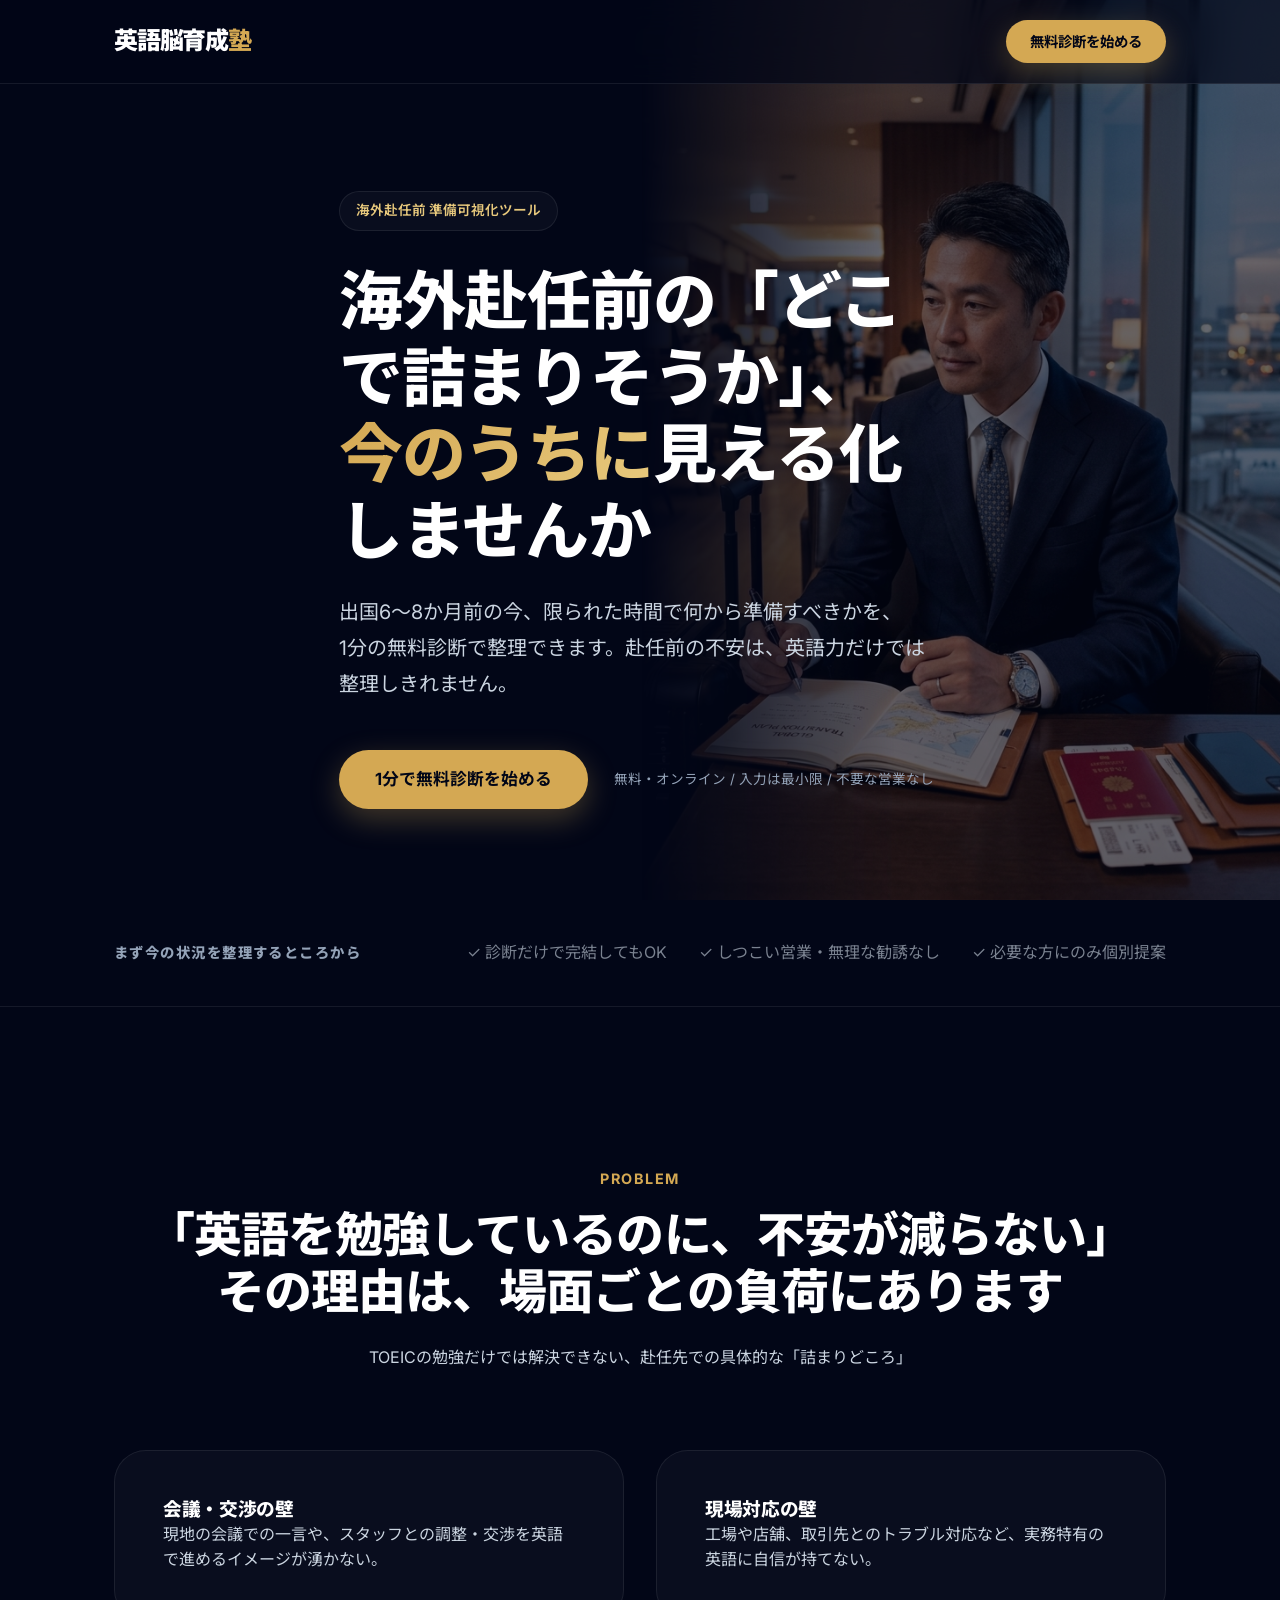
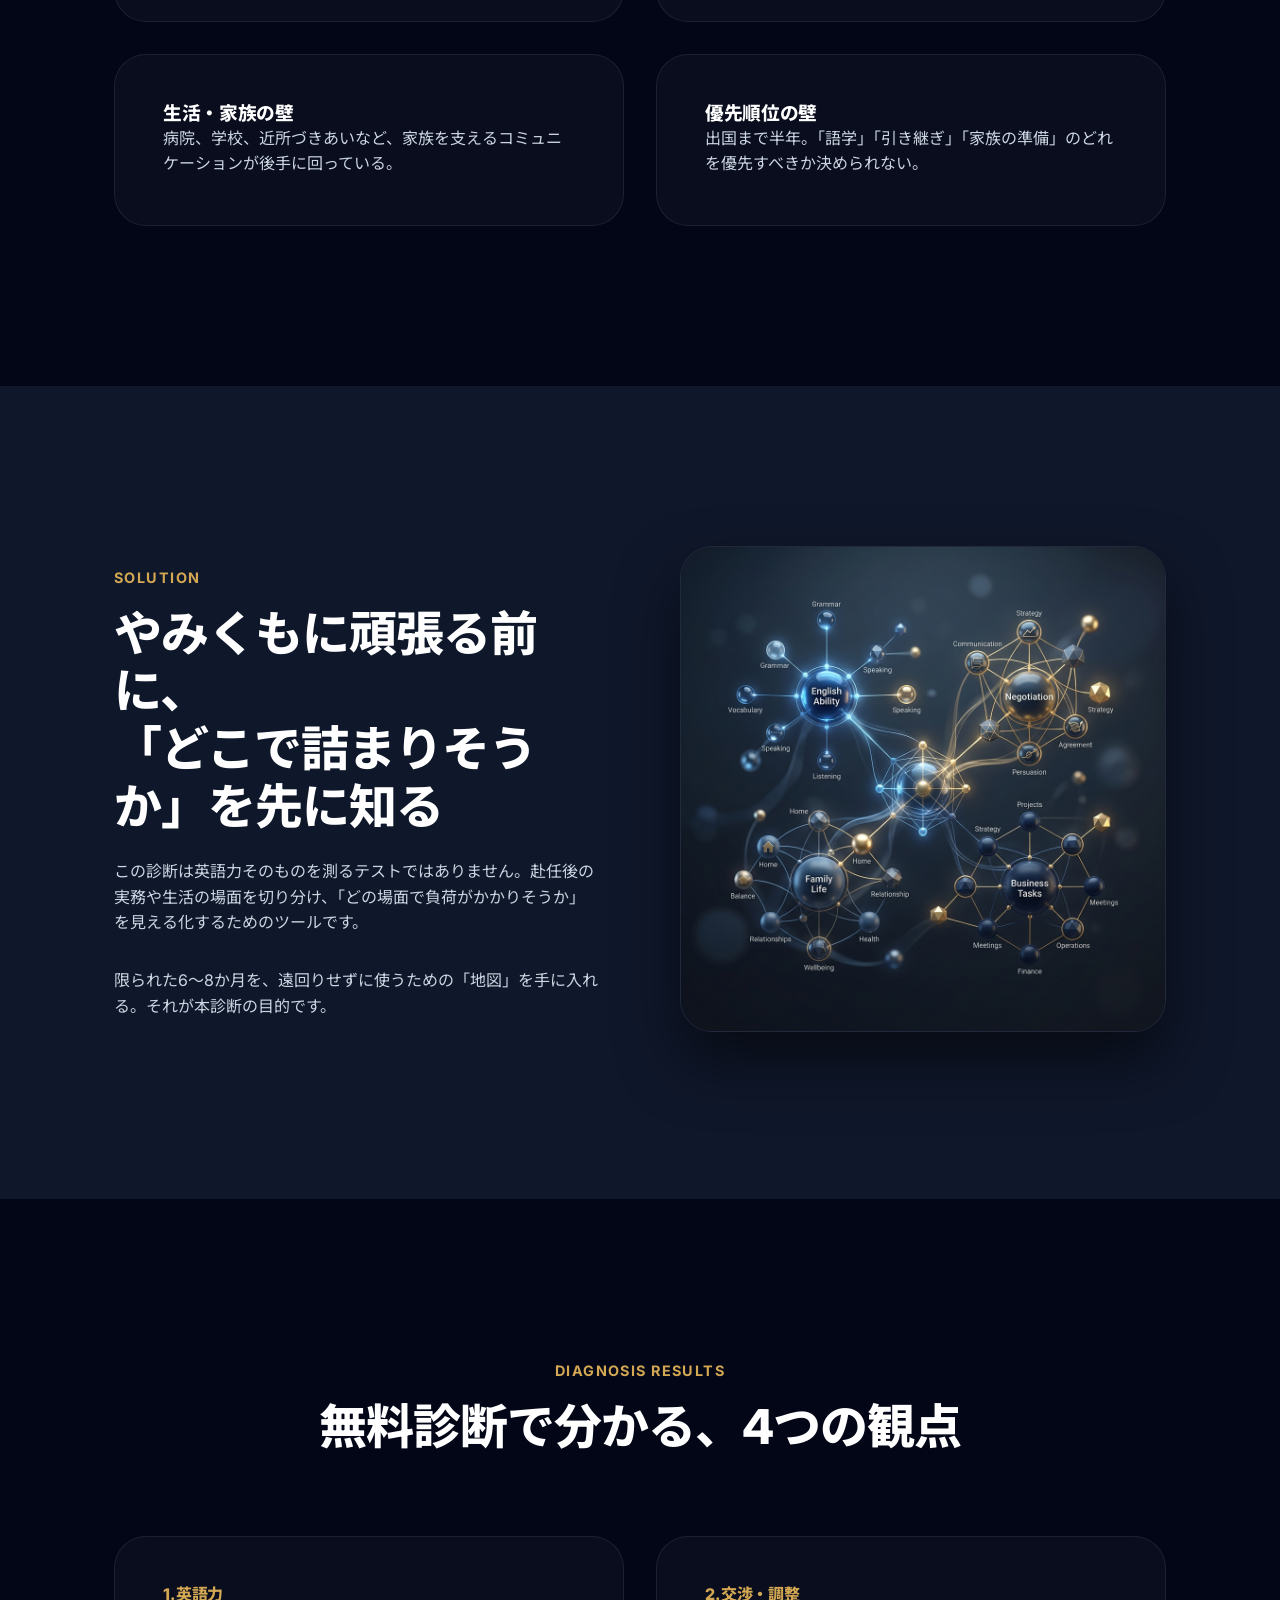
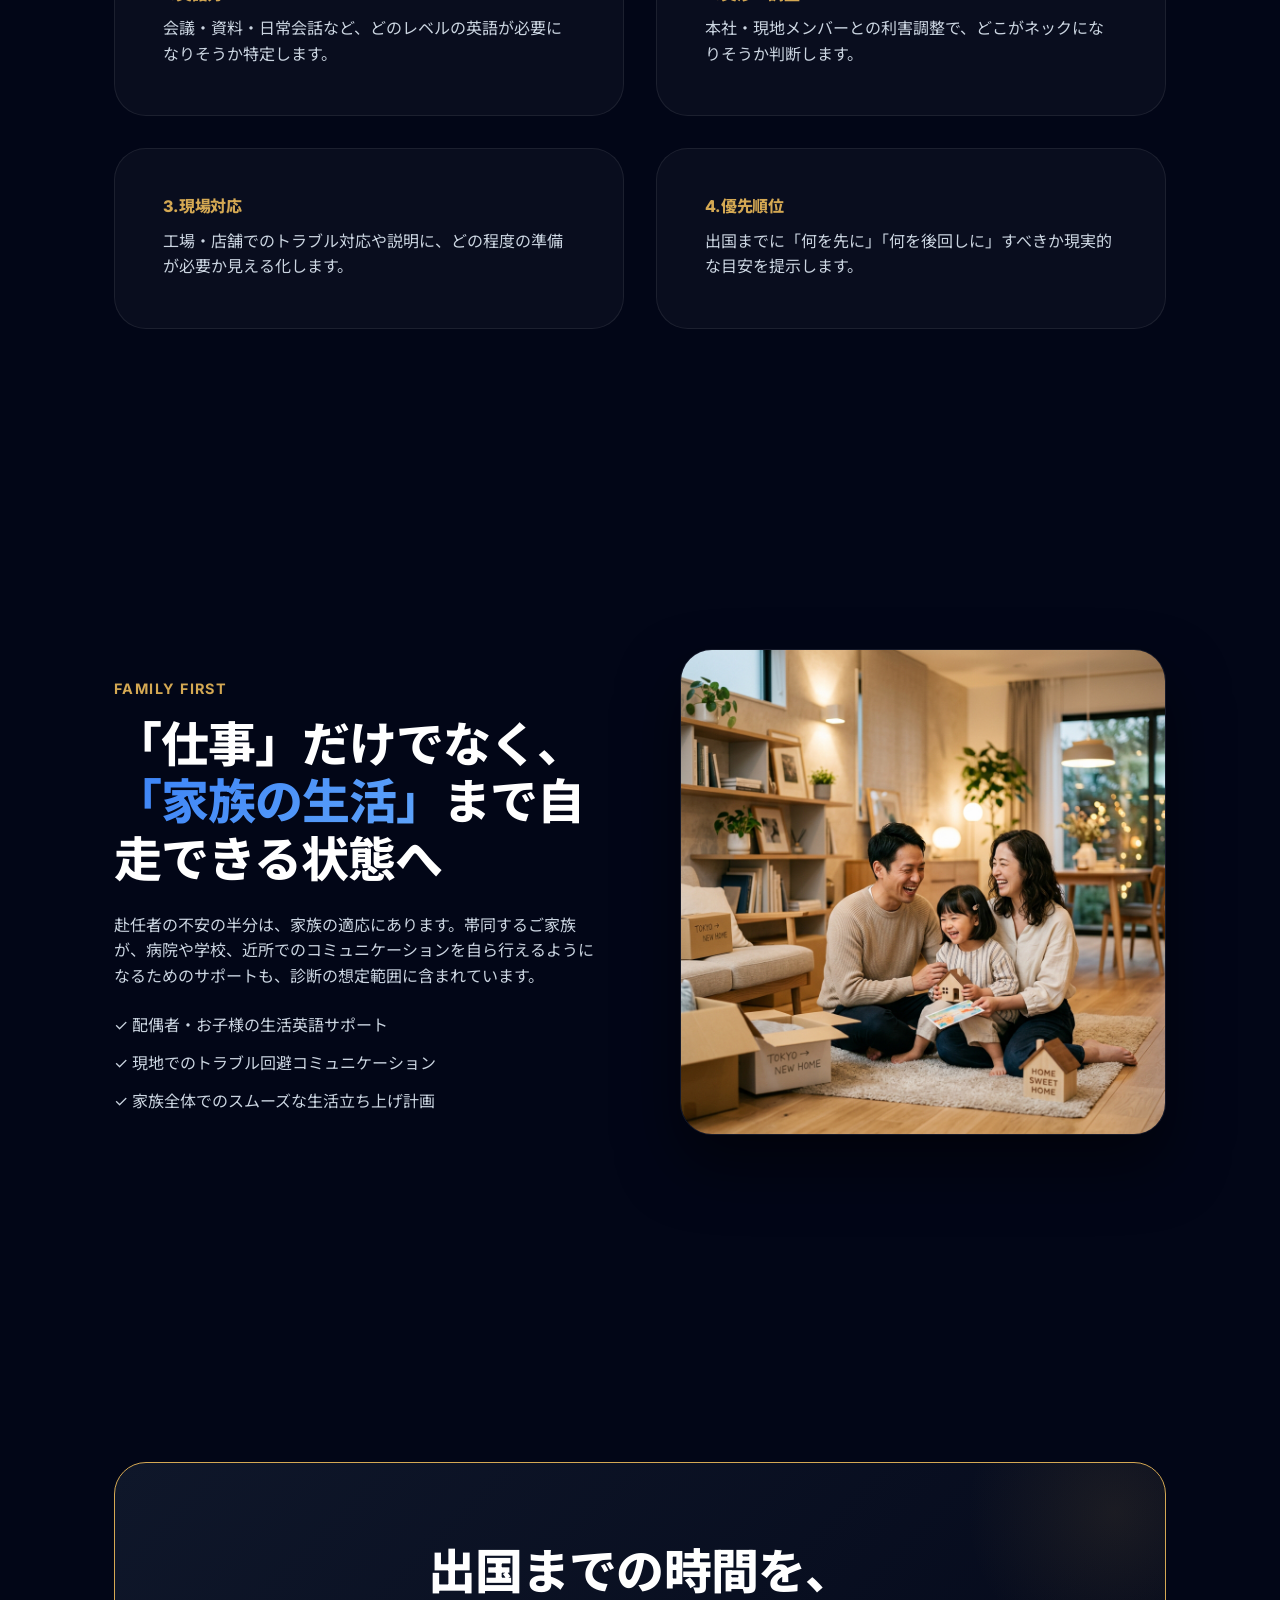
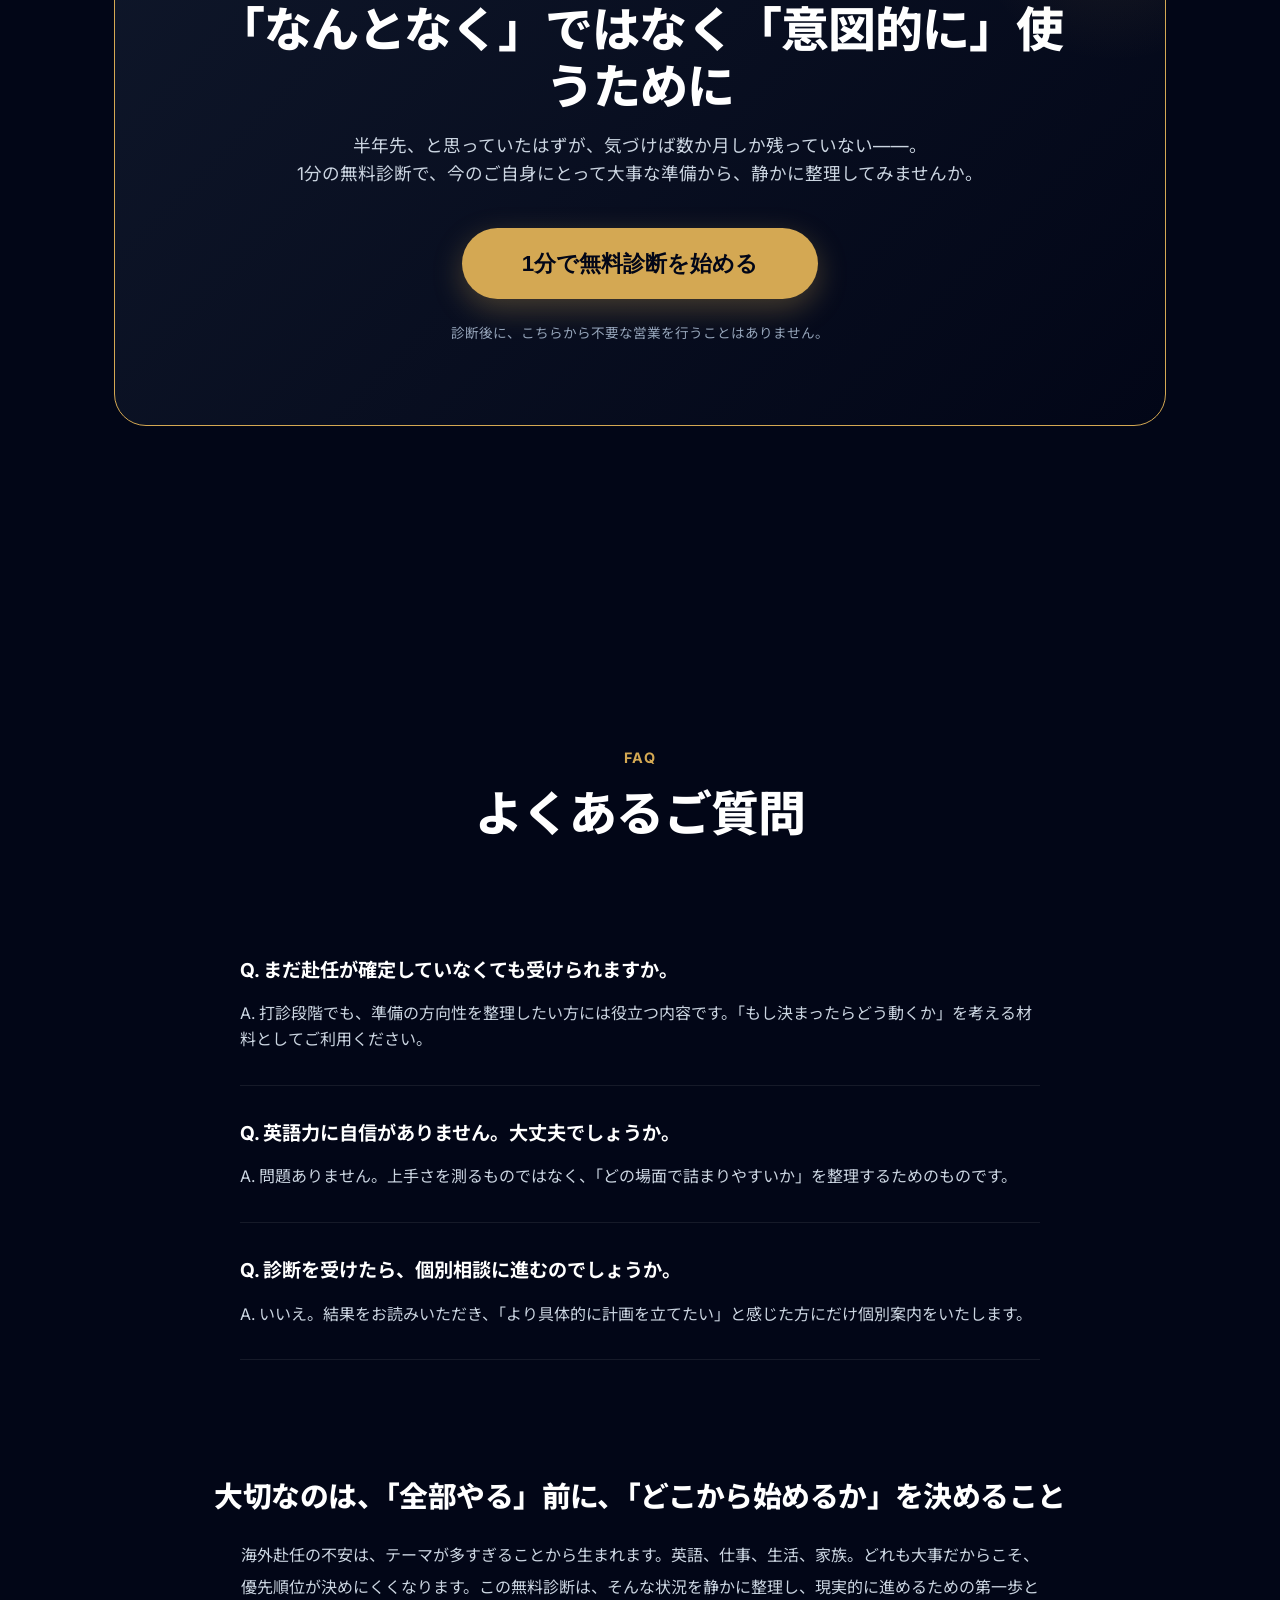
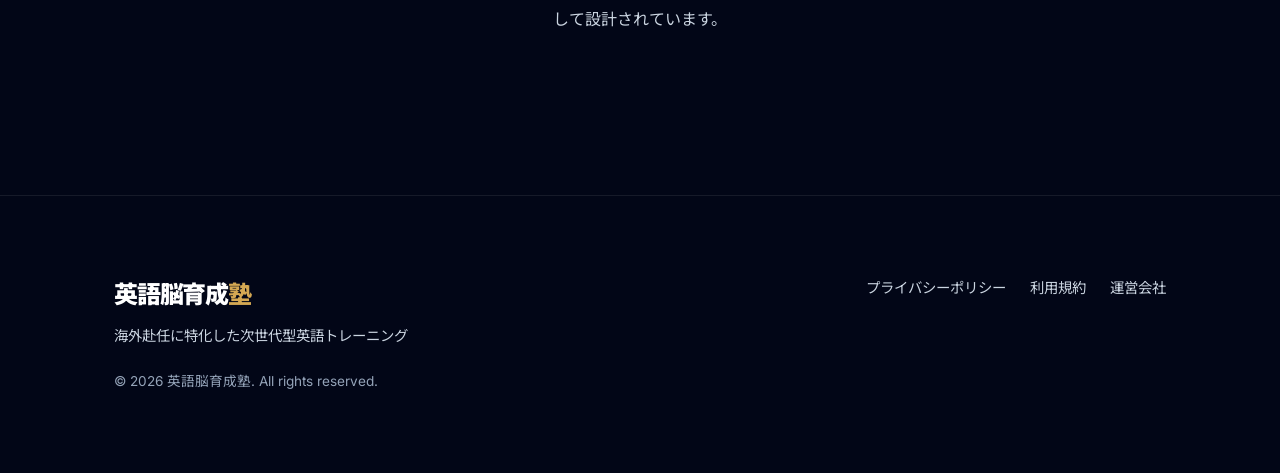
<file: index.html>
<!DOCTYPE html>
<html lang="ja">
<head>
  <meta charset="UTF-8">
  <meta name="viewport" content="width=device-width, initial-scale=1.0">
  <title>海外赴任の「どこで詰まりそうか」を可視化する1分無料診断 | 英語脳育成塾</title>
  <meta name="description" content="海外赴任が決まったビジネスパーソンへ。出国6〜8か月前の今、限られた時間で何から準備すべきかを1分の無料診断で整理。英語力だけでなく、交渉・調整・現地生活の負荷を見える化。">
  <link rel="stylesheet" href="css/style.css">
  <link rel="icon" href="favicon.ico">

  <!-- reCAPTCHA Enterprise（Site key をここに入れる） -->
  <script src="https://www.google.com/recaptcha/enterprise.js?render=6Leu6cAsAAAAAHXDwif8T25Hd37y4_gokyMW6dgt"></script>
</head>
<body>

  <!-- Navigation -->
  <header>
    <div class="container nav-content">
      <a href="#" class="logo">英語脳育成<span>塾</span></a>
      <nav>
        <a href="#diagnosis" class="btn btn-primary" style="padding: 10px 24px; font-size: 0.9rem;">無料診断を始める</a>
      </nav>
    </div>
  </header>

  <!-- Hero Section -->
  <section class="hero">
    <div class="container hero-content animate-in">
      <span class="hero-badge">海外赴任前 準備可視化ツール</span>
      <h1 class="hero-title">
        海外赴任前の「どこで詰まりそうか」、<br>
        <span class="text-gradient">今のうちに</span>見える化しませんか
      </h1>
      <p class="hero-description">
        出国6〜8か月前の今、限られた時間で何から準備すべきかを、<br>
        1分の無料診断で整理できます。赴任前の不安は、英語力だけでは整理しきれません。
      </p>
      <div class="hero-cta">
        <a href="#diagnosis" class="btn btn-primary">1分で無料診断を始める</a>
        <span style="font-size: 0.85rem; color: var(--text-muted); margin-left: 10px;">
          無料・オンライン / 入力は最小限 / 不要な営業なし
        </span>
      </div>
    </div>
    <div class="hero-bg">
      <img src="img/hero-overseas.png" alt="海外赴任に備えるビジネスパーソン">
    </div>
  </section>

  <!-- Section: Trust -->
  <section class="trust animate-in" style="animation-delay: 0.4s;">
    <div class="container trust-inner">
      <h2 class="trust-title">まず今の状況を整理するところから</h2>
      <div class="trust-badges">
        <p>✓ 診断だけで完結してもOK</p>
        <p>✓ しつこい営業・無理な勧誘なし</p>
        <p>✓ 必要な方にのみ個別提案</p>
      </div>
    </div>
  </section>

  <!-- Section: Problems -->
  <section class="section" id="problem">
    <div class="container">
      <div class="section-header animate-in">
        <span class="section-label">Problem</span>
        <h2 class="section-title-large">「英語を勉強しているのに、不安が減らない」<br>その理由は、場面ごとの負荷にあります</h2>
        <p>TOEICの勉強だけでは解決できない、赴任先での具体的な「詰まりどころ」</p>
      </div>
      <div class="problem-grid">
        <div class="card animate-in">
          <h3>会議・交渉の壁</h3>
          <p>現地の会議での一言や、スタッフとの調整・交渉を英語で進めるイメージが湧かない。</p>
        </div>
        <div class="card animate-in" style="animation-delay: 0.1s;">
          <h3>現場対応の壁</h3>
          <p>工場や店舗、取引先とのトラブル対応など、実務特有の英語に自信が持てない。</p>
        </div>
        <div class="card animate-in" style="animation-delay: 0.2s;">
          <h3>生活・家族の壁</h3>
          <p>病院、学校、近所づきあいなど、家族を支えるコミュニケーションが後手に回っている。</p>
        </div>
        <div class="card animate-in" style="animation-delay: 0.3s;">
          <h3>優先順位の壁</h3>
          <p>出国まで半年。「語学」「引き継ぎ」「家族の準備」のどれを優先すべきか決められない。</p>
        </div>
      </div>
    </div>
  </section>

  <!-- Section: Solution -->
  <section class="section" style="background: var(--bg-secondary);">
    <div class="container feature-block">
      <div class="animate-in">
        <span class="section-label">Solution</span>
        <h2 class="section-title-large">やみくもに頑張る前に、<br>「どこで詰まりそうか」を先に知る</h2>
        <p style="margin-bottom: 32px;">
          この診断は英語力そのものを測るテストではありません。赴任後の実務や生活の場面を切り分け、「どの場面で負荷がかかりそうか」を見える化するためのツールです。
        </p>
        <p>
          限られた6〜8か月を、遠回りせずに使うための「地図」を手に入れる。それが本診断の目的です。
        </p>
      </div>
      <div class="feature-image animate-in">
        <img src="img/diagnosis-map.png" alt="準備の優先順位を可視化するマップ">
      </div>
    </div>
  </section>

  <!-- Section: Diagnosis Results Info -->
  <section class="section">
    <div class="container" style="text-align: center;">
      <div class="section-header">
        <span class="section-label">Diagnosis Results</span>
        <h2 class="section-title-large">無料診断で分かる、4つの観点</h2>
      </div>
      <div class="problem-grid" style="text-align: left;">
        <div class="card">
          <h4 style="color: var(--accent-gold); margin-bottom: 12px;">1. 英語力</h4>
          <p>会議・資料・日常会話など、どのレベルの英語が必要になりそうか特定します。</p>
        </div>
        <div class="card">
          <h4 style="color: var(--accent-gold); margin-bottom: 12px;">2. 交渉・調整</h4>
          <p>本社・現地メンバーとの利害調整で、どこがネックになりそうか判断します。</p>
        </div>
        <div class="card">
          <h4 style="color: var(--accent-gold); margin-bottom: 12px;">3. 現場対応</h4>
          <p>工場・店舗でのトラブル対応や説明に、どの程度の準備が必要か見える化します。</p>
        </div>
        <div class="card">
          <h4 style="color: var(--accent-gold); margin-bottom: 12px;">4. 優先順位</h4>
          <p>出国までに「何を先に」「何を後回しに」すべきか現実的な目安を提示します。</p>
        </div>
      </div>
    </div>
  </section>

  <!-- Section: Family Support -->
  <section class="section">
    <div class="container feature-block">
      <div class="feature-image animate-in" style="order: 2;">
        <img src="img/family-transition.png" alt="家族の生活立ち上げ支援">
      </div>
      <div class="animate-in" style="order: 1;">
        <span class="section-label">Family First</span>
        <h2 class="section-title-large">「仕事」だけでなく、<br><span class="text-blue-gradient">「家族の生活」</span>まで自走できる状態へ</h2>
        <p style="margin-bottom: 24px;">
          赴任者の不安の半分は、家族の適応にあります。帯同するご家族が、病院や学校、近所でのコミュニケーションを自ら行えるようになるためのサポートも、診断の想定範囲に含まれています。
        </p>
        <ul style="color: var(--text-secondary);">
          <li style="margin-bottom: 12px;">✓ 配偶者・お子様の生活英語サポート</li>
          <li style="margin-bottom: 12px;">✓ 現地でのトラブル回避コミュニケーション</li>
          <li>✓ 家族全体でのスムーズな生活立ち上げ計画</li>
        </ul>
      </div>
    </div>
  </section>

  <!-- Section: Interactive Teaser / Final CTA -->
  <section class="section" id="diagnosis">
    <div class="container">
      <div class="diagnosis-teaser animate-in">
        <h2 class="section-title-large" style="margin-bottom: 16px;">出国までの時間を、<br>「なんとなく」ではなく「意図的に」使うために</h2>
        <p style="font-size: 1.1rem; margin-bottom: 40px;">
          半年先、と思っていたはずが、気づけば数か月しか残っていない——。<br>
          1分の無料診断で、今のご自身にとって大事な準備から、静かに整理してみませんか。
        </p>
        <div id="diagnosis-quiz-container">
          <button id="start-diagnosis-btn" class="btn btn-primary btn-lg" style="font-size: 1.4rem; padding: 20px 60px;">1分で無料診断を始める</button>
        </div>
        <p style="margin-top: 24px; font-size: 0.85rem; color: var(--text-muted);">
          診断後に、こちらから不要な営業を行うことはありません。
        </p>
      </div>
    </div>
  </section>

  <!-- Section: FAQ & Mission -->
  <section class="section">
    <div class="container">
      <div class="section-header">
        <span class="section-label">FAQ</span>
        <h2 class="section-title-large">よくあるご質問</h2>
      </div>
      <div class="faq-list">
        <div class="faq-item">
          <div class="faq-question">Q. まだ赴任が確定していなくても受けられますか。</div>
          <p>A. 打診段階でも、準備の方向性を整理したい方には役立つ内容です。「もし決まったらどう動くか」を考える材料としてご利用ください。</p>
        </div>
        <div class="faq-item">
          <div class="faq-question">Q. 英語力に自信がありません。大丈夫でしょうか。</div>
          <p>A. 問題ありません。上手さを測るものではなく、「どの場面で詰まりやすいか」を整理するためのものです。</p>
        </div>
        <div class="faq-item">
          <div class="faq-question">Q. 診断を受けたら、個別相談に進むのでしょうか。</div>
          <p>A. いいえ。結果をお読みいただき、「より具体的に計画を立てたい」と感じた方にだけ個別案内をいたします。</p>
        </div>
      </div>

      <div style="margin-top: 120px; text-align: center;" class="animate-in">
        <h3 style="font-size: 1.8rem; margin-bottom: 24px;">大切なのは、「全部やる」前に、「どこから始めるか」を決めること</h3>
        <p style="max-width: 800px; margin: 0 auto; color: var(--text-secondary); line-height: 2;">
          海外赴任の不安は、テーマが多すぎることから生まれます。英語、仕事、生活、家族。どれも大事だからこそ、優先順位が決めにくくなります。この無料診断は、そんな状況を静かに整理し、現実的に進めるための第一歩として設計されています。
        </p>
      </div>
    </div>
  </section>
<!-- Footer -->
  <footer>
    <div class="container">
      <div class="footer-content">
        <div>
          <div class="logo">英語脳育成<span>塾</span></div>
          <p style="font-size: 0.9rem; margin-top: 10px;">海外赴任に特化した次世代型英語トレーニング</p>
        </div>
        <div style="text-align: right;">
          <ul style="display: flex; gap: 24px; font-size: 0.9rem; color: var(--text-secondary);">
            <li><a href="#">プライバシーポリシー</a></li>
            <li><a href="#">利用規約</a></li>
            <li><a href="#">運営会社</a></li>
          </ul>
        </div>
      </div>
      <div class="footer-meta">
        &copy; 2026 英語脳育成塾. All rights reserved.
      </div>
    </div>
  </footer>

  <!--
[UPDATE: 2026-04-27]
- 内容: GASエンドポイントURLを更新。
- 理由: フェーズAの修復の一環として、要件定義書v4.1.2に記載されている最新のエンドポイントURLに統一するため。
- 備考: booking.htmlおよびstep2.htmlも同様に更新済み。
-->
  <!-- 診断用設定：ここでも Site key を同じ値で使う -->
  <script>
    window.DIAGNOSIS_CONFIG = {
      gasEndpoint: 'https://script.google.com/macros/s/AKfycbxGBl43nybnsGS4OO8aA-7qLeBRKh90FrO88A2h29OOxCKn_59gRKfnScWGzQOjiGK9/exec',
      formSyncEnabled: false,
      siteKey: '6Leu6cAsAAAAAHXDwif8T25Hd37y4_gokyMW6dgt',
      recaptchaAction: 'submit_diagnosis'
    };
  </script>

  <script src="js/diagnosis.js"></script>
</body>
</html>
</file>
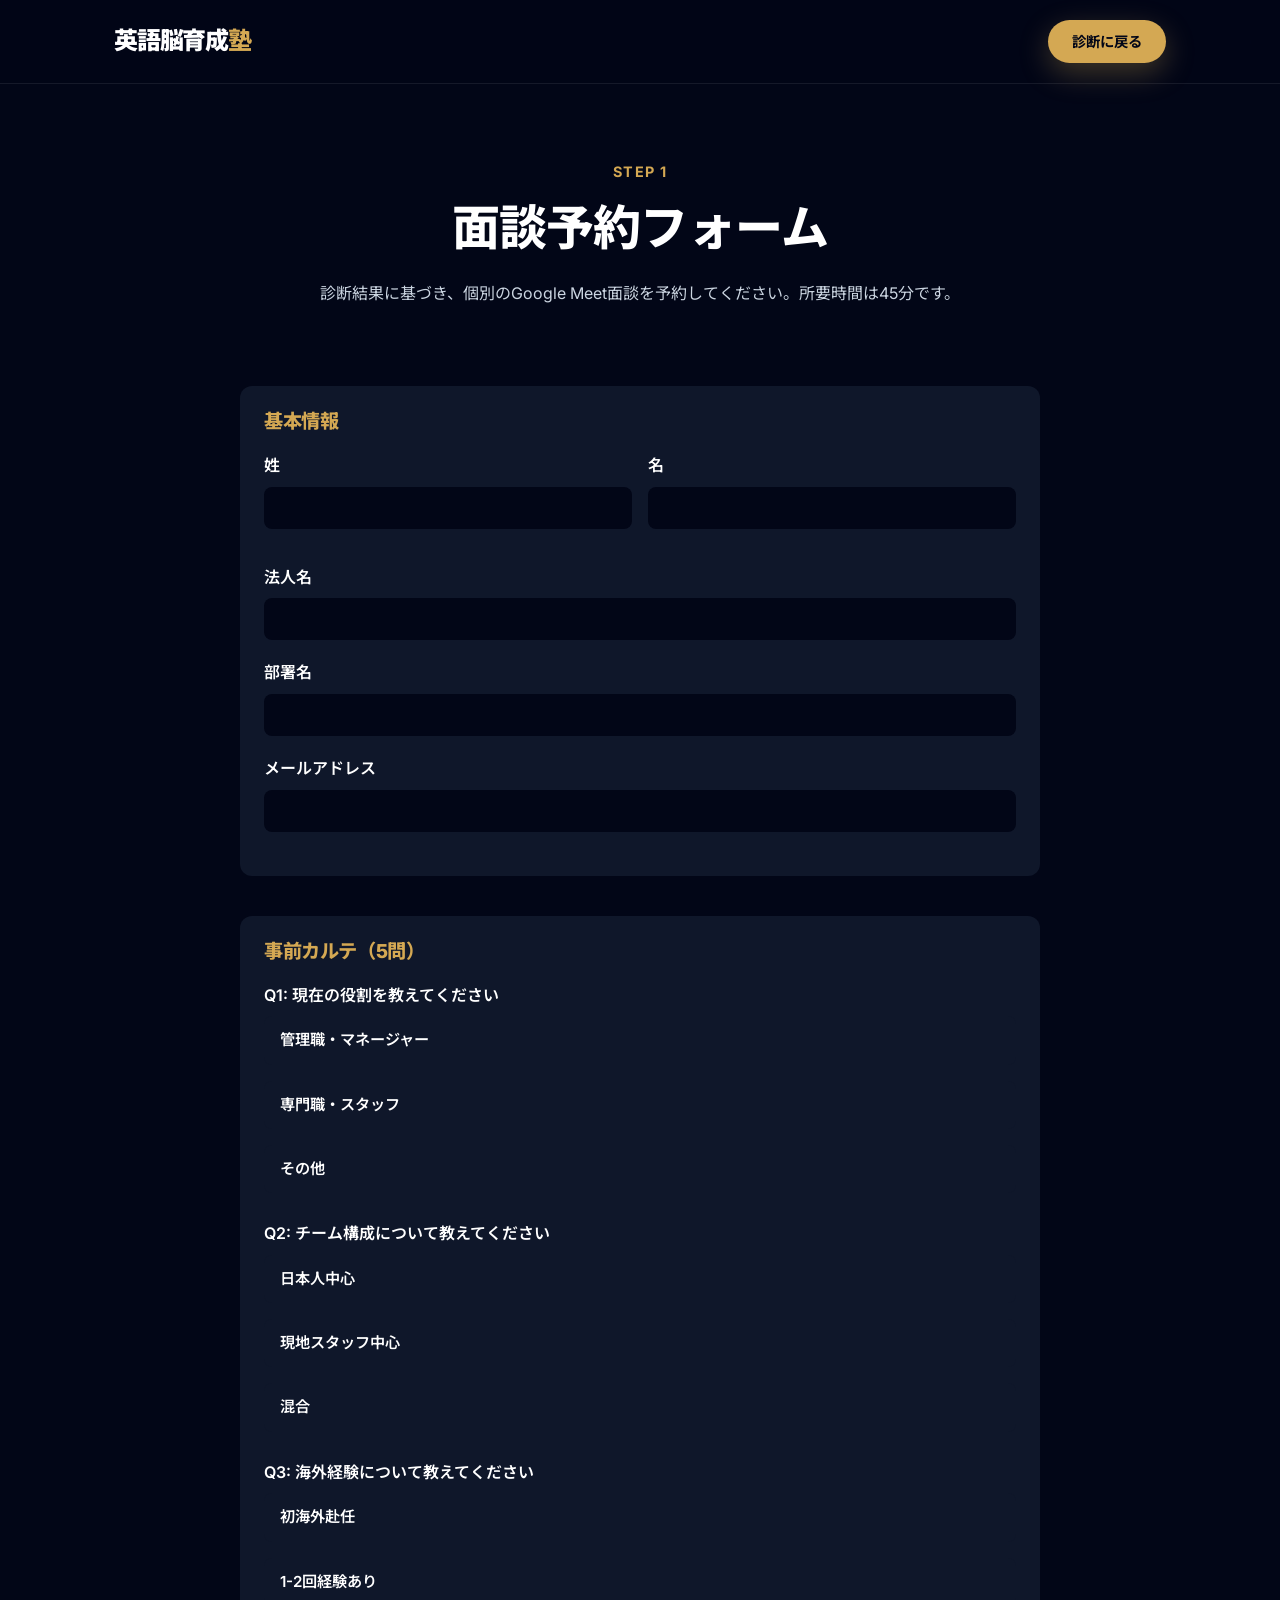
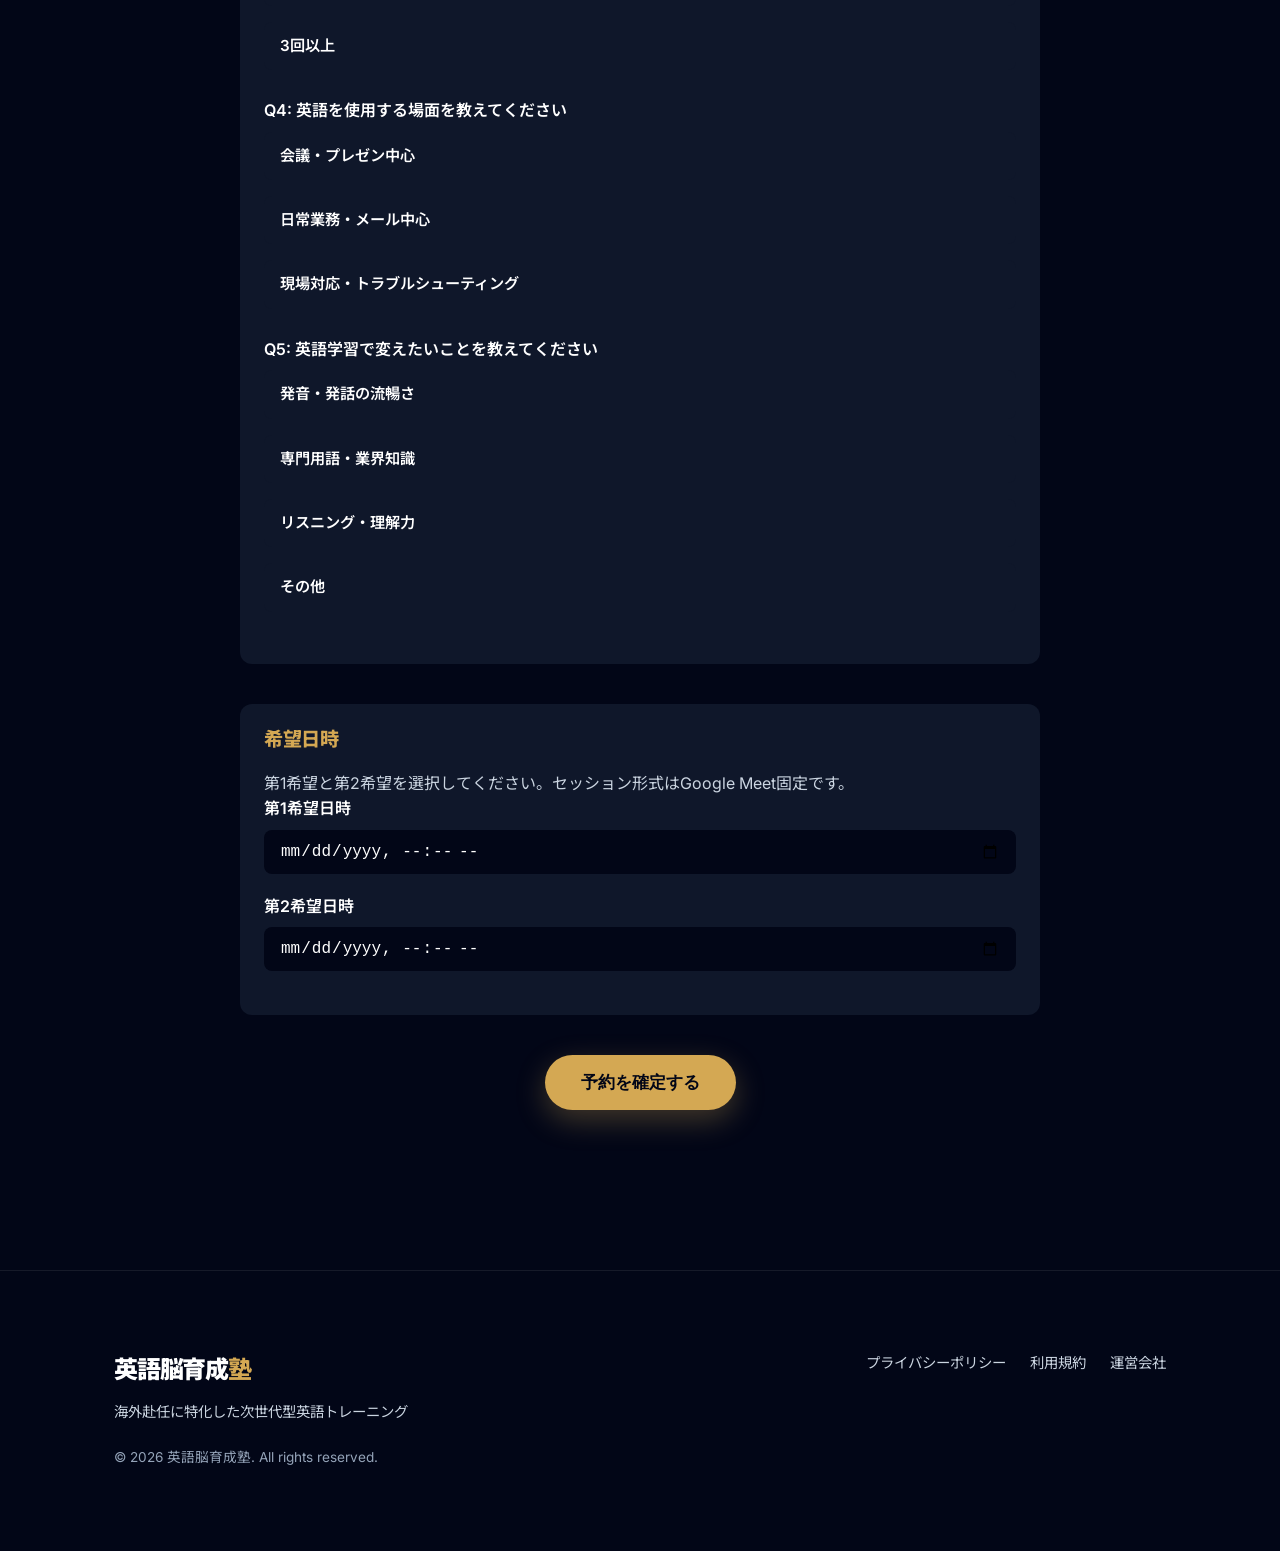
<file: booking.html>
<!DOCTYPE html>
<html lang="ja">
<head>
  <meta charset="UTF-8">
  <meta name="viewport" content="width=device-width, initial-scale=1.0">
  <title>予約フォーム | 英語脳育成塾</title>
  <meta name="description" content="海外赴任前の準備をサポート。氏名・法人情報・事前カルテを入力し、Google Meet面談を予約してください。">
  <link rel="stylesheet" href="css/style.css">
  <link rel="icon" href="favicon.ico">

  <!-- reCAPTCHA Enterprise -->
  <script src="https://www.google.com/recaptcha/enterprise.js?render=6Leu6cAsAAAAAHXDwif8T25Hd37y4_gokyMW6dgt"></script>
</head>
<body>

  <!-- Navigation -->
  <header>
    <div class="container nav-content">
      <a href="index.html" class="logo">英語脳育成<span>塾</span></a>
      <nav>
        <a href="index.html#diagnosis" class="btn btn-primary" style="padding: 10px 24px; font-size: 0.9rem;">診断に戻る</a>
      </nav>
    </div>
  </header>

  <!-- Booking Form Section -->
  <section class="section">
    <div class="container">
      <div class="section-header animate-in">
        <span class="section-label">Step 1</span>
        <h2 class="section-title-large">面談予約フォーム</h2>
        <p>診断結果に基づき、個別のGoogle Meet面談を予約してください。所要時間は45分です。</p>
      </div>

      <form id="karte-form" class="booking-form animate-in">
        <input type="hidden" id="booking-preserved-last-name" name="preserved_last_name">
        <input type="hidden" id="booking-preserved-first-name" name="preserved_first_name">
        <input type="hidden" id="booking-preserved-email" name="preserved_email">
        <p id="booking-info-note" class="form-note" style="display: none; margin-bottom: 1rem;">
          診断ページで入力されたお名前とメールアドレスを事前入力しました。変更が必要な場合は編集してください。
        </p>
        <!-- 基本情報 -->
        <div class="form-section" id="booking-basic-info-section">
          <h3>基本情報</h3>
          <div class="form-row">
            <div class="form-group">
              <label for="last_name">姓</label>
              <input type="text" id="last_name" name="last_name" required>
            </div>
            <div class="form-group">
              <label for="first_name">名</label>
              <input type="text" id="first_name" name="first_name" required>
            </div>
          </div>
          <div class="form-group">
            <label for="company">法人名</label>
            <input type="text" id="company" name="company" required>
          </div>
          <div class="form-group">
            <label for="department">部署名</label>
            <input type="text" id="department" name="department" required>
          </div>
          <div class="form-group">
            <label for="email">メールアドレス</label>
            <input type="email" id="email" name="email" required>
          </div>
        </div>

        <!-- 事前カルテ -->
        <div class="form-section">
          <h3>事前カルテ（5問）</h3>

          <div class="form-group">
            <label>Q1: 現在の役割を教えてください</label>
            <div class="radio-group">
              <label class="karte-radio-label">
                <input type="radio" name="q1" value="管理職・マネージャー" required>
                <span>管理職・マネージャー</span>
              </label>
              <label class="karte-radio-label">
                <input type="radio" name="q1" value="専門職・スタッフ">
                <span>専門職・スタッフ</span>
              </label>
              <label class="karte-radio-label">
                <input type="radio" name="q1" value="その他">
                <span>その他</span>
              </label>
            </div>
          </div>

          <div class="form-group">
            <label>Q2: チーム構成について教えてください</label>
            <div class="radio-group">
              <label class="karte-radio-label">
                <input type="radio" name="q2" value="日本人中心" required>
                <span>日本人中心</span>
              </label>
              <label class="karte-radio-label">
                <input type="radio" name="q2" value="現地スタッフ中心">
                <span>現地スタッフ中心</span>
              </label>
              <label class="karte-radio-label">
                <input type="radio" name="q2" value="混合">
                <span>混合</span>
              </label>
            </div>
          </div>

          <div class="form-group">
            <label>Q3: 海外経験について教えてください</label>
            <div class="radio-group">
              <label class="karte-radio-label">
                <input type="radio" name="q3" value="初海外赴任" required>
                <span>初海外赴任</span>
              </label>
              <label class="karte-radio-label">
                <input type="radio" name="q3" value="1-2回経験あり">
                <span>1-2回経験あり</span>
              </label>
              <label class="karte-radio-label">
                <input type="radio" name="q3" value="3回以上">
                <span>3回以上</span>
              </label>
            </div>
          </div>

          <div class="form-group">
            <label>Q4: 英語を使用する場面を教えてください</label>
            <div class="radio-group">
              <label class="karte-radio-label">
                <input type="radio" name="q4" value="会議・プレゼン中心" required>
                <span>会議・プレゼン中心</span>
              </label>
              <label class="karte-radio-label">
                <input type="radio" name="q4" value="日常業務・メール中心">
                <span>日常業務・メール中心</span>
              </label>
              <label class="karte-radio-label">
                <input type="radio" name="q4" value="現場対応・トラブルシューティング">
                <span>現場対応・トラブルシューティング</span>
              </label>
            </div>
          </div>

          <div class="form-group">
            <label>Q5: 英語学習で変えたいことを教えてください</label>
            <div class="radio-group">
              <label class="karte-radio-label">
                <input type="radio" name="q5" value="発音・発話の流暢さ" required>
                <span>発音・発話の流暢さ</span>
              </label>
              <label class="karte-radio-label">
                <input type="radio" name="q5" value="専門用語・業界知識">
                <span>専門用語・業界知識</span>
              </label>
              <label class="karte-radio-label">
                <input type="radio" name="q5" value="リスニング・理解力">
                <span>リスニング・理解力</span>
              </label>
              <label class="karte-radio-label">
                <input type="radio" name="q5" value="その他">
                <span>その他</span>
              </label>
            </div>
          </div>
        </div>

        <!-- 日時入力 -->
        <div class="form-section">
          <h3>希望日時</h3>
          <p>第1希望と第2希望を選択してください。セッション形式はGoogle Meet固定です。</p>
          <div class="form-group">
            <label for="datetime1">第1希望日時</label>
            <input type="datetime-local" id="datetime1" name="datetime1" required>
          </div>
          <div class="form-group">
            <label for="datetime2">第2希望日時</label>
            <input type="datetime-local" id="datetime2" name="datetime2" required>
          </div>
        </div>

        <div class="form-actions">
          <button type="submit" class="btn btn-primary btn-lg">予約を確定する</button>
        </div>
      </form>
    </div>
  </section>

  <!-- Footer -->
  <footer>
    <div class="container">
      <div class="footer-content">
        <div>
          <div class="logo">英語脳育成<span>塾</span></div>
          <p style="font-size: 0.9rem; margin-top: 10px;">海外赴任に特化した次世代型英語トレーニング</p>
        </div>
        <div style="text-align: right;">
          <ul style="display: flex; gap: 24px; font-size: 0.9rem; color: var(--text-secondary);">
            <li><a href="#">プライバシーポリシー</a></li>
            <li><a href="#">利用規約</a></li>
            <li><a href="#">運営会社</a></li>
          </ul>
        </div>
      </div>
      <div class="footer-meta">
        &copy; 2026 英語脳育成塾. All rights reserved.
      </div>
    </div>
  </footer>

  <!-- Google Calendar Embed (Hidden initially) -->
  <div id="calendar-embed" style="display: none;">
    <iframe src="https://calendar.google.com/calendar/appointments/schedules/AcZssZ14Wx5g1oVmiT3gXJPafI2ywCmChpiQDFMHtX3mRcYAiY_3K8fNhBq9PJlzGV3pI15CmjrA-ZbL?gv=true" style="border: 0" width="100%" height="600" frameborder="0"></iframe>
  </div>

  <script>
    /* [UPDATE: 2026-04-27]
     * 内容: LP診断で入力された氏名とメールアドレスをURLパラメータまたはLocalStorageから取得し、予約フォームに自動入力。
     * 理由: ユーザー体験向上のため、情報の再入力を不要にし、フィールドをreadonlyに設定。
     * 備考: `last_name`, `first_name`, `email` パラメータを優先し、存在しない場合は `localStorage` を参照。
     */
    window.KARTE_CONFIG = {
      gasEndpoint: 'https://script.google.com/macros/s/AKfycbxGBl43nybnsGS4OO8aA-7qLeBRKh90FrO88A2h29OOxCKn_59gRKfnScWGzQOjiGK9/exec',
      formType: 'karte',
      siteKey: '6Leu6cAsAAAAAHXDwif8T25Hd37y4_gokyMW6dgt',
      recaptchaAction: 'submit_karte'
    };

    document.addEventListener('DOMContentLoaded', function() {
      const urlParams = new URLSearchParams(window.location.search);
      const presetLastName = urlParams.get('last_name')?.trim() || '';
      const presetFirstName = urlParams.get('first_name')?.trim() || '';
      const presetEmail = urlParams.get('email')?.trim() || '';
      const storageLastName = window.localStorage?.getItem('eigo_diagnosis_last_name')?.trim() || '';
      const storageFirstName = window.localStorage?.getItem('eigo_diagnosis_first_name')?.trim() || '';
      const storageEmail = window.localStorage?.getItem('eigo_diagnosis_email')?.trim() || '';
      const resolvedLastName = presetLastName || storageLastName;
      const resolvedFirstName = presetFirstName || storageFirstName;
      const resolvedEmail = presetEmail || storageEmail;
      
      // デバッグログ
      console.log('booking.html DOMContentLoaded:', {
        urlQuery: window.location.search,
        presetLastName,
        presetFirstName,
        presetEmail,
        storageLastName,
        storageFirstName,
        storageEmail,
        resolvedLastName,
        resolvedFirstName,
        resolvedEmail
      });

      const noteEl = document.getElementById('booking-info-note');
      const preservedLastNameField = document.getElementById('booking-preserved-last-name');
      const preservedFirstNameField = document.getElementById('booking-preserved-first-name');
      const preservedEmailField = document.getElementById('booking-preserved-email');

      if (resolvedLastName && resolvedFirstName && resolvedEmail) {
        console.log('Form will be prefilled with:', { resolvedLastName, resolvedFirstName, resolvedEmail });
        
        // 基本情報フィールドに値をセット
        const lastNameField = document.getElementById('last_name');
        const firstNameField = document.getElementById('first_name');
        const emailField = document.getElementById('email');
        
        if (lastNameField) lastNameField.value = resolvedLastName;
        if (firstNameField) firstNameField.value = resolvedFirstName;
        if (emailField) emailField.value = resolvedEmail;
        
        // readonlyにする
        if (lastNameField) lastNameField.readOnly = true;
        if (firstNameField) firstNameField.readOnly = true;
        if (emailField) emailField.readOnly = true;
        
        // hiddenフィールドにセット
        if (preservedLastNameField) preservedLastNameField.value = resolvedLastName;
        if (preservedFirstNameField) preservedFirstNameField.value = resolvedFirstName;
        if (preservedEmailField) preservedEmailField.value = resolvedEmail;

        // クエリパラメータがある場合は localStorage に保存しておく
        if (presetLastName && presetFirstName && presetEmail) {
          try {
            window.localStorage.setItem('eigo_diagnosis_last_name', resolvedLastName);
            window.localStorage.setItem('eigo_diagnosis_first_name', resolvedFirstName);
            window.localStorage.setItem('eigo_diagnosis_email', resolvedEmail);
            console.log('Saved to localStorage:', { resolvedLastName, resolvedFirstName, resolvedEmail });
          } catch (storageError) {
            console.warn('localStorage is unavailable:', storageError);
          }
        }

        if (noteEl) {
          noteEl.style.display = 'block';
        }
      } else {
        console.log('No name/email found. Form will request input.');
      }
    });
  </script>

  <script src="js/karte-form.js"></script>
</body>
</html>
</file>
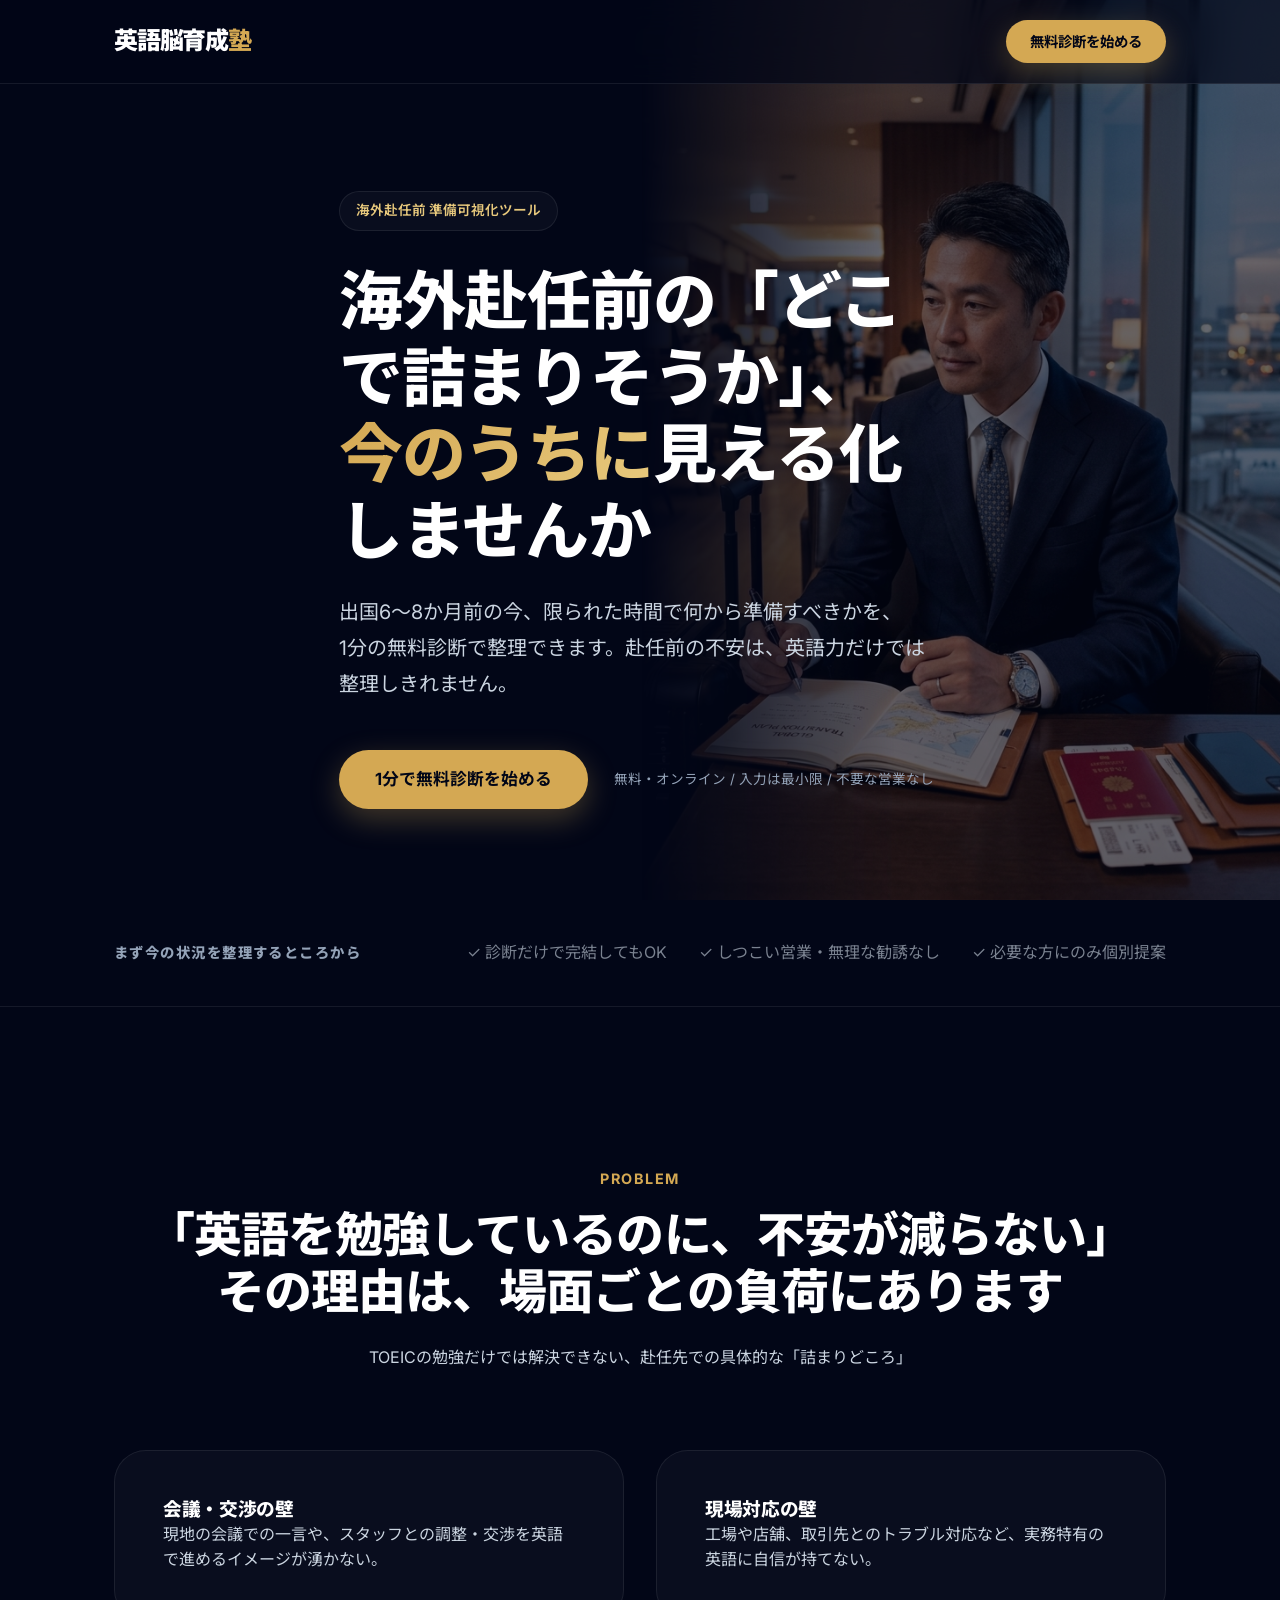
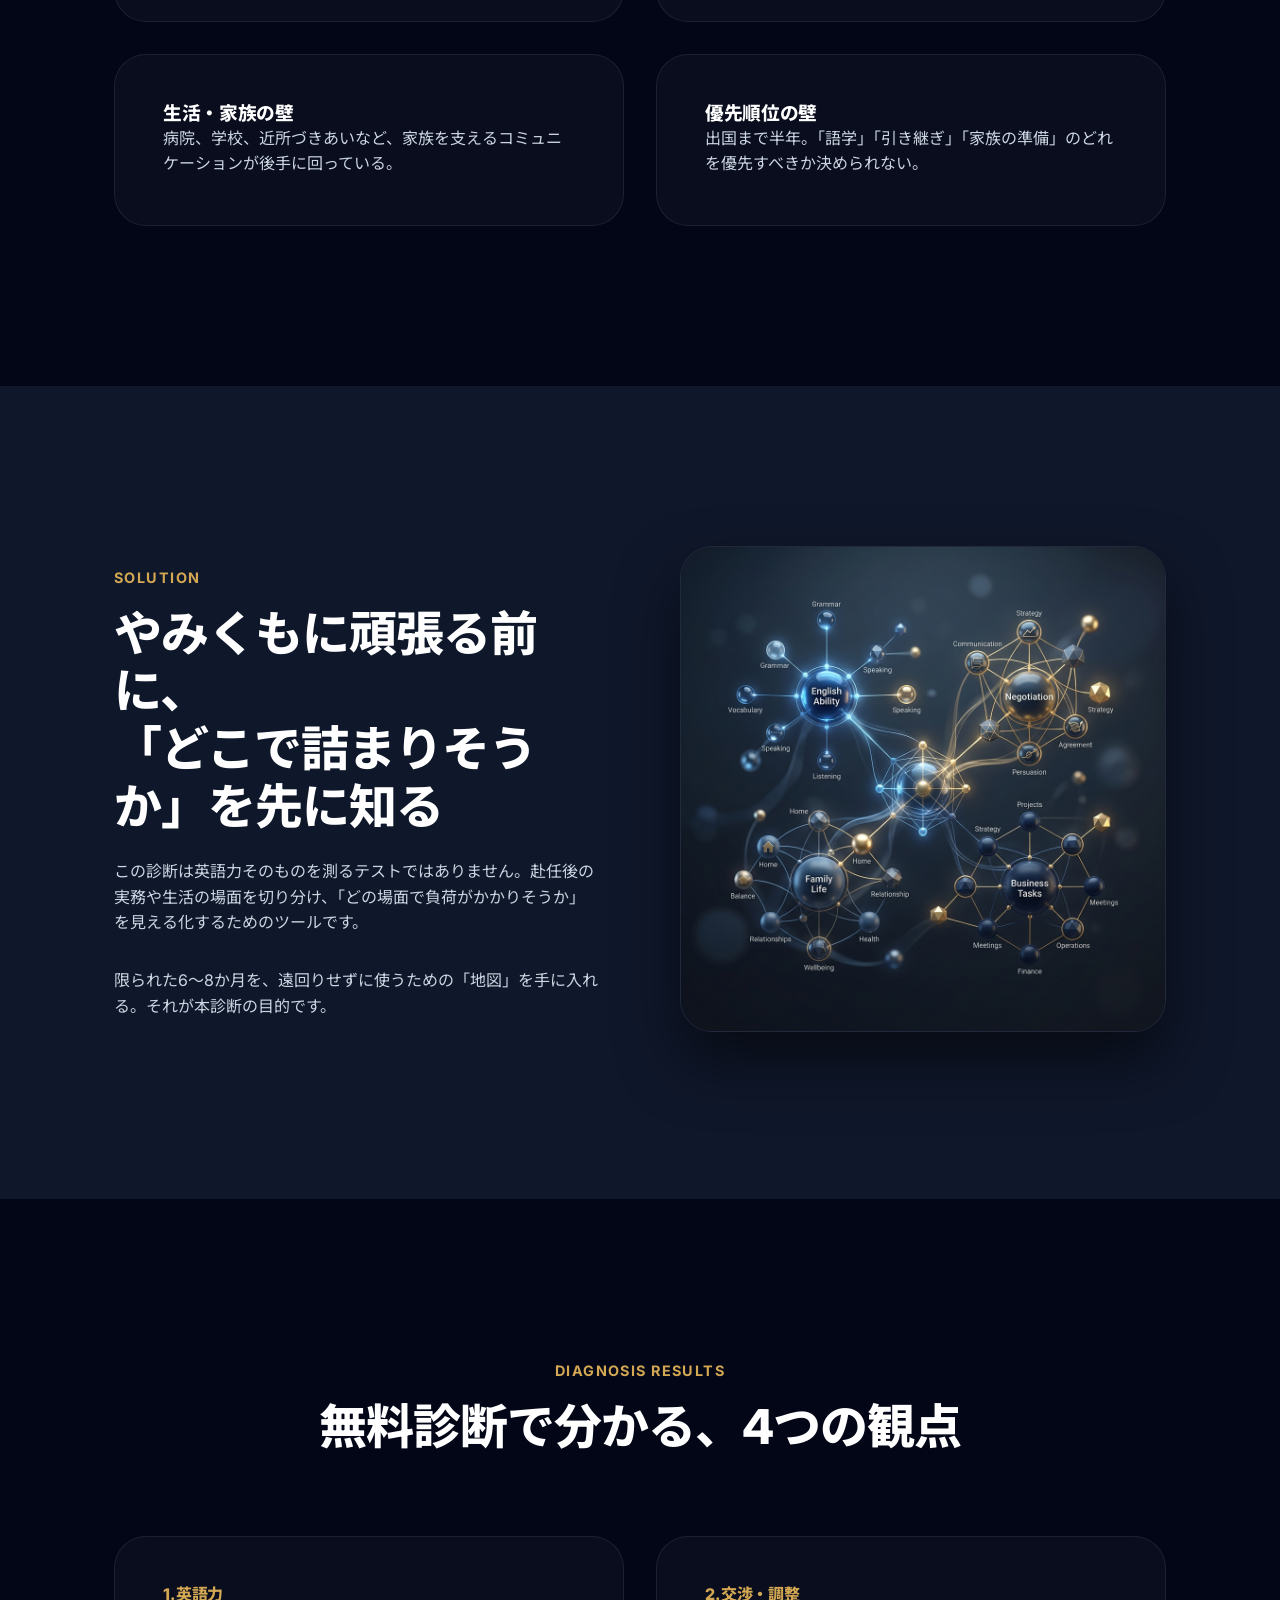
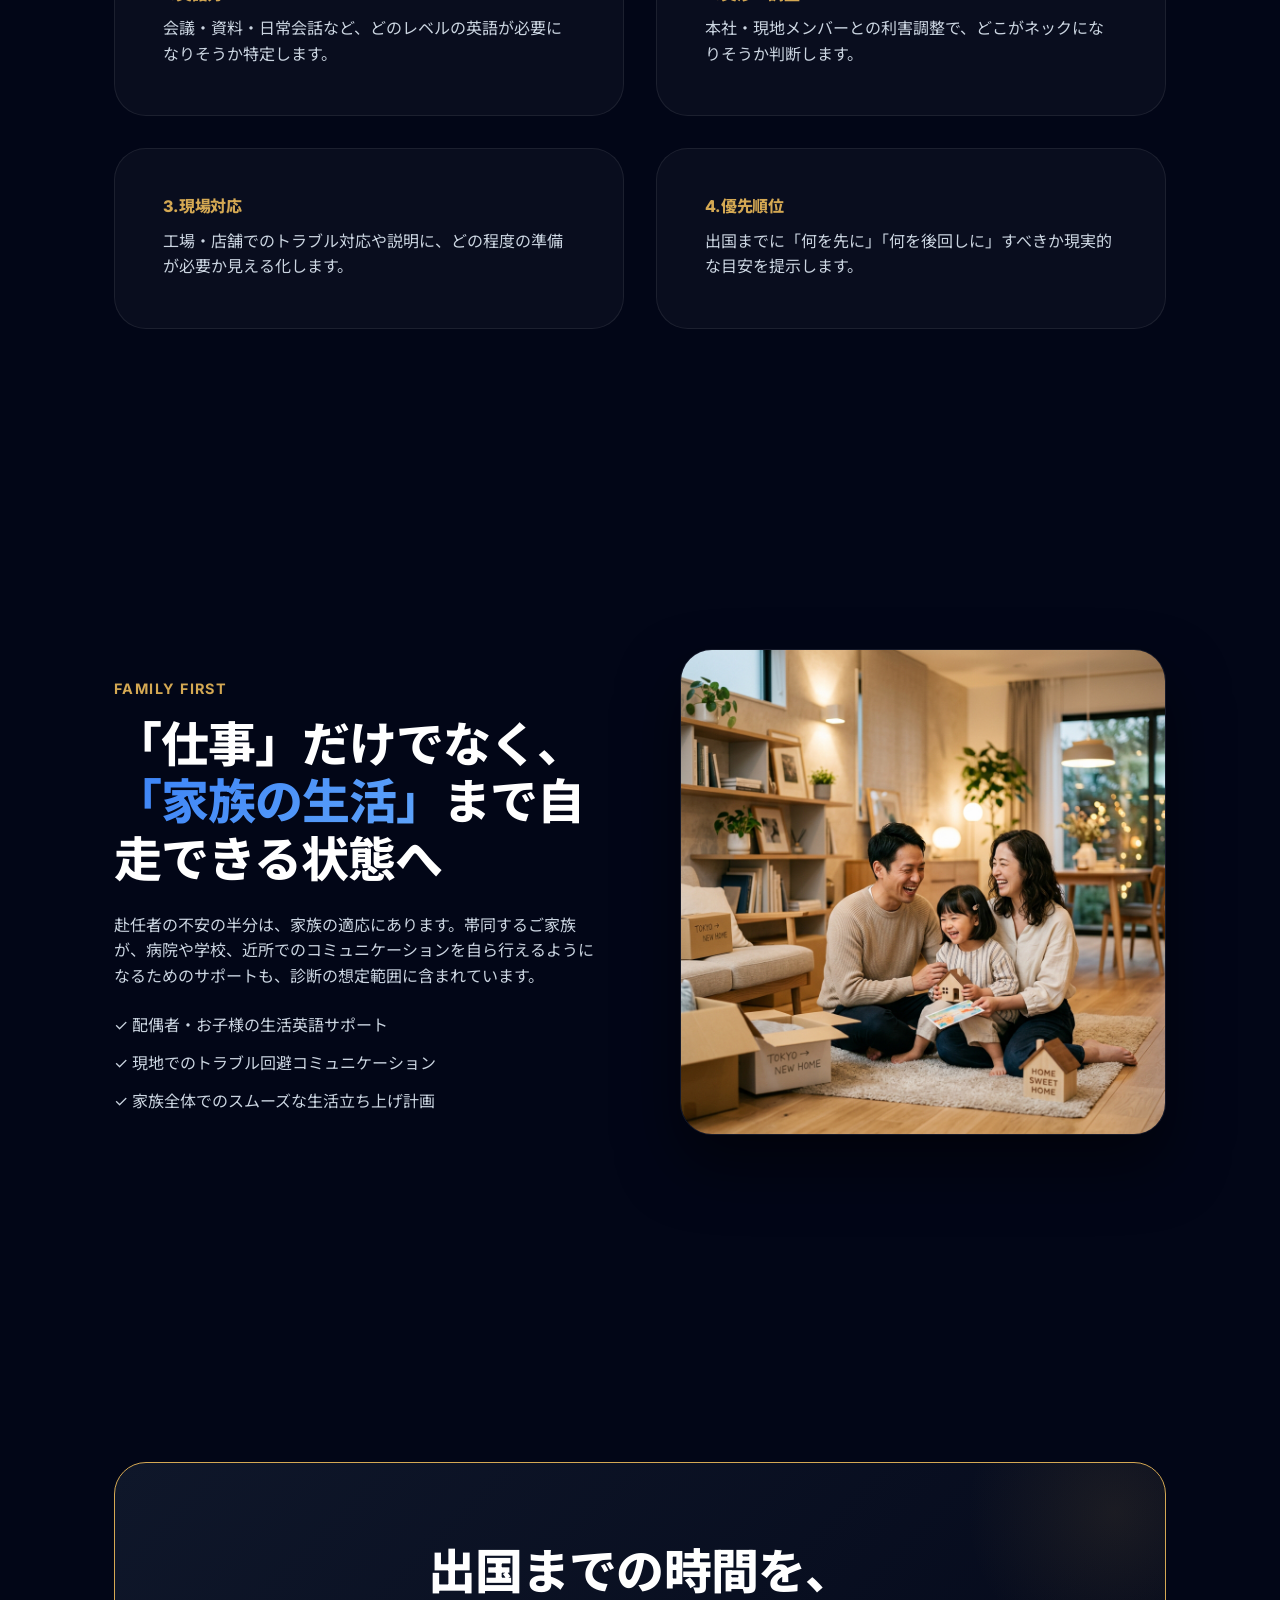
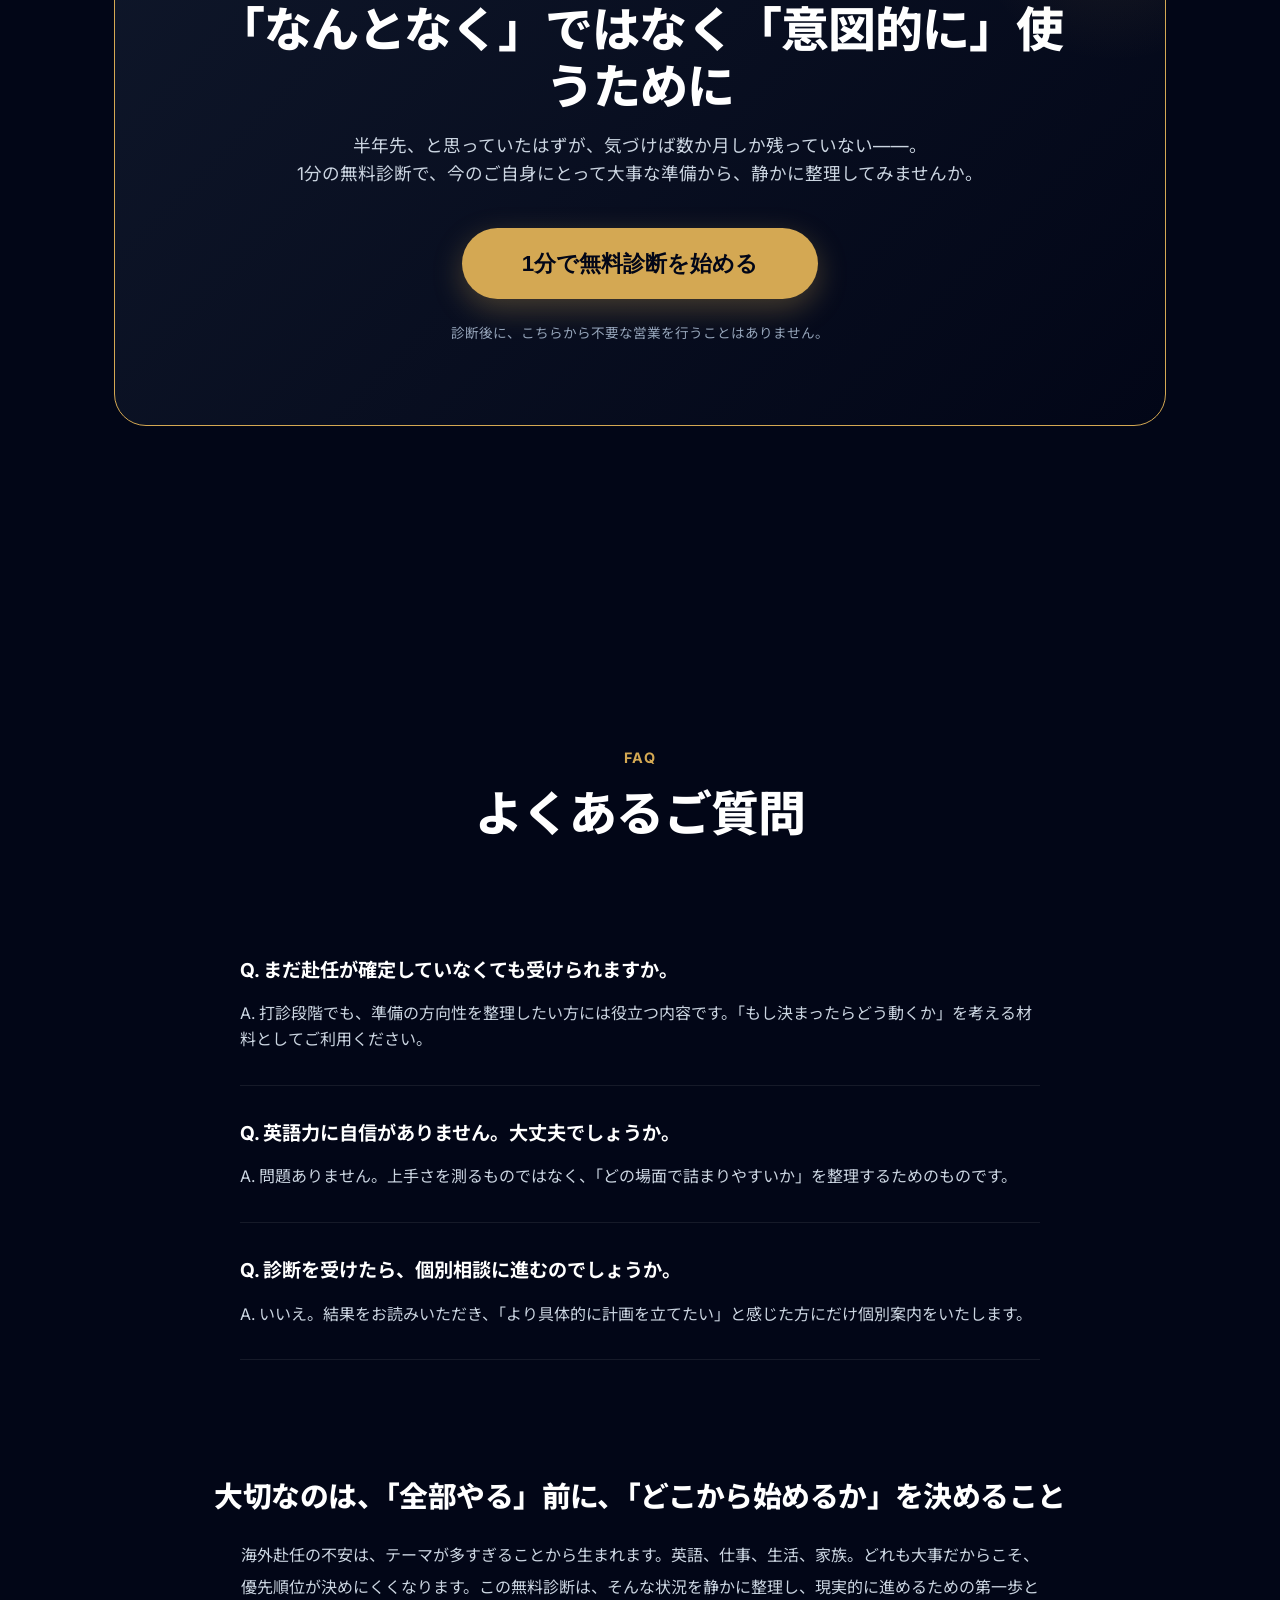
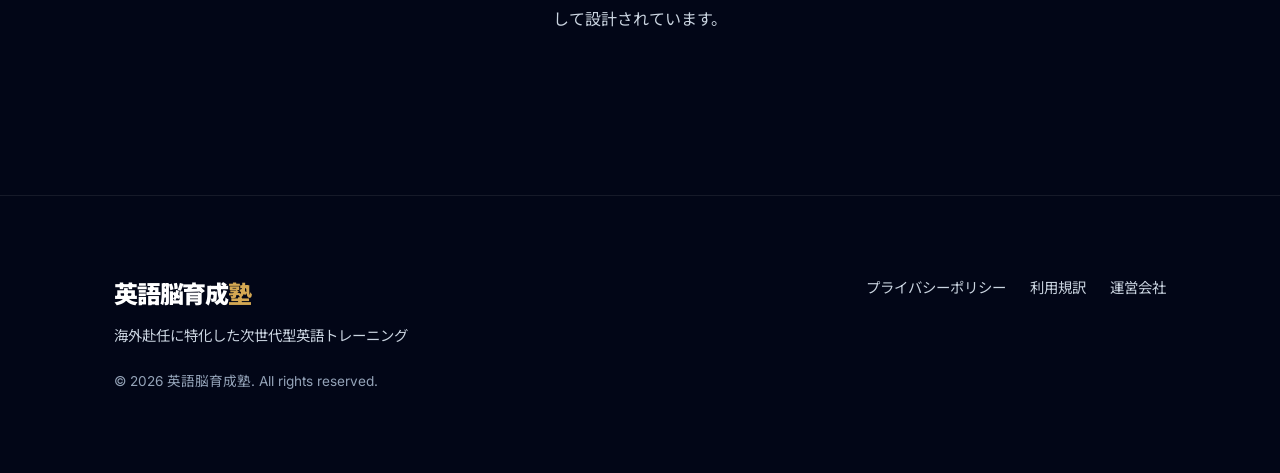
<file: index .html>
<!DOCTYPE html>
<html lang="ja">
<head>
  <meta charset="UTF-8">
  <meta name="viewport" content="width=device-width, initial-scale=1.0">
  <title>海外赴任の「どこで詰まりそうか」を可視化する1分無料診断 | 英語脳育成塾</title>
  <meta name="description" content="海外赴任が決まったビジネスパーソンへ。出国6〜8か月前の今、限られた時間で何から準備すべきかを1分の無料診断で整理。英語力だけでなく、交渉・調整・現地生活の負荷を見える化。">
  <link rel="stylesheet" href="css/style.css">
  <link rel="icon" href="favicon.ico">
</head>
<body>

  <!-- Navigation -->
  <header>
    <div class="container nav-content">
      <a href="#" class="logo">英語脳育成<span>塾</span></a>
      <nav>
        <a href="#diagnosis" class="btn btn-primary" style="padding: 10px 24px; font-size: 0.9rem;">無料診断を始める</a>
      </nav>
    </div>
  </header>

  <!-- Hero Section -->
  <section class="hero">
    <div class="container hero-content animate-in">
      <span class="hero-badge">海外赴任前 準備可視化ツール</span>
      <h1 class="hero-title">
        海外赴任前の「どこで詰まりそうか」、<br>
        <span class="text-gradient">今のうちに</span>見える化しませんか
      </h1>
      <p class="hero-description">
        出国6〜8か月前の今、限られた時間で何から準備すべきかを、<br>
        1分の無料診断で整理できます。赴任前の不安は、英語力だけでは整理しきれません。
      </p>
      <div class="hero-cta">
        <a href="#diagnosis" class="btn btn-primary">1分で無料診断を始める</a>
        <span style="font-size: 0.85rem; color: var(--text-muted); margin-left: 10px;">
          無料・オンライン / 入力は最小限 / 不要な営業なし
        </span>
      </div>
    </div>
    <div class="hero-bg">
      <img src="img/hero-overseas.png" alt="海外赴任に備えるビジネスパーソン">
    </div>
  </section>

  <!-- Section: Trust -->
  <section class="trust animate-in" style="animation-delay: 0.4s;">
    <div class="container trust-inner">
      <h2 class="trust-title">まず今の状況を整理するところから</h2>
      <div class="trust-badges">
        <p>✓ 診断だけで完結してもOK</p>
        <p>✓ しつこい営業・無理な勧誘なし</p>
        <p>✓ 必要な方にのみ個別提案</p>
      </div>
    </div>
  </section>

  <!-- Section: Problems -->
  <section class="section" id="problem">
    <div class="container">
      <div class="section-header animate-in">
        <span class="section-label">Problem</span>
        <h2 class="section-title-large">「英語を勉強しているのに、不安が減らない」<br>その理由は、場面ごとの負荷にあります</h2>
        <p>TOEICの勉強だけでは解決できない、赴任先での具体的な「詰まりどころ」</p>
      </div>
      <div class="problem-grid">
        <div class="card animate-in">
          <h3>会議・交渉の壁</h3>
          <p>現地の会議での一言や、スタッフとの調整・交渉を英語で進めるイメージが湧かない。</p>
        </div>
        <div class="card animate-in" style="animation-delay: 0.1s;">
          <h3>現場対応の壁</h3>
          <p>工場や店舗、取引先とのトラブル対応など、実務特有の英語に自信が持てない。</p>
        </div>
        <div class="card animate-in" style="animation-delay: 0.2s;">
          <h3>生活・家族の壁</h3>
          <p>病院、学校、近所づきあいなど、家族を支えるコミュニケーションが後手に回っている。</p>
        </div>
        <div class="card animate-in" style="animation-delay: 0.3s;">
          <h3>優先順位の壁</h3>
          <p>出国まで半年。「語学」「引き継ぎ」「家族の準備」のどれを優先すべきか決められない。</p>
        </div>
      </div>
    </div>
  </section>

  <!-- Section: Solution (Feature Block) -->
  <section class="section" style="background: var(--bg-secondary);">
    <div class="container feature-block">
      <div class="animate-in">
        <span class="section-label">Solution</span>
        <h2 class="section-title-large">やみくもに頑張る前に、<br>「どこで詰まりそうか」を先に知る</h2>
        <p style="margin-bottom: 32px;">
          この診断は英語力そのものを測るテストではありません。赴任後の実務や生活の場面を切り分け、「どの場面で負荷がかかりそうか」を見える化するためのツールです。
        </p>
        <p>
          限られた6〜8か月を、遠回りせずに使うための「地図」を手に入れる。それが本診断の目的です。
        </p>
      </div>
      <div class="feature-image animate-in">
        <img src="img/diagnosis-map.png" alt="準備の優先順位を可視化するマップ">
      </div>
    </div>
  </section>

  <!-- Section: Diagnosis Results Info -->
  <section class="section">
    <div class="container" style="text-align: center;">
      <div class="section-header">
        <span class="section-label">Diagnosis Results</span>
        <h2 class="section-title-large">無料診断で分かる、4つの観点</h2>
      </div>
      <div class="problem-grid" style="text-align: left;">
        <div class="card">
          <h4 style="color: var(--accent-gold); margin-bottom: 12px;">1. 英語力</h4>
          <p>会議・資料・日常会話など、どのレベルの英語が必要になりそうか特定します。</p>
        </div>
        <div class="card">
          <h4 style="color: var(--accent-gold); margin-bottom: 12px;">2. 交渉・調整</h4>
          <p>本社・現地メンバーとの利害調整で、どこがネックになりそうか判断します。</p>
        </div>
        <div class="card">
          <h4 style="color: var(--accent-gold); margin-bottom: 12px;">3. 現場対応</h4>
          <p>工場・店舗でのトラブル対応や説明に、どの程度の準備が必要か見える化します。</p>
        </div>
        <div class="card">
          <h4 style="color: var(--accent-gold); margin-bottom: 12px;">4. 優先順位</h4>
          <p>出国までに「何を先に」「何を後回しに」すべきか現実的な目安を提示します。</p>
        </div>
      </div>
    </div>
  </section>

  <!-- Section: Family Support -->
  <section class="section">
    <div class="container feature-block">
      <div class="feature-image animate-in" style="order: 2;">
        <img src="img/family-transition.png" alt="家族の生活立ち上げ支援">
      </div>
      <div class="animate-in" style="order: 1;">
        <span class="section-label">Family First</span>
        <h2 class="section-title-large">「仕事」だけでなく、<br><span class="text-blue-gradient">「家族の生活」</span>まで自走できる状態へ</h2>
        <p style="margin-bottom: 24px;">
          赴任者の不安の半分は、家族の適応にあります。帯同するご家族が、病院や学校、近所でのコミュニケーションを自ら行えるようになるためのサポートも、診断の想定範囲に含まれています。
        </p>
        <ul style="color: var(--text-secondary);">
          <li style="margin-bottom: 12px;">✓ 配偶者・お子様の生活英語サポート</li>
          <li style="margin-bottom: 12px;">✓ 現地でのトラブル回避コミュニケーション</li>
          <li>✓ 家族全体でのスムーズな生活立ち上げ計画</li>
        </ul>
      </div>
    </div>
  </section>

  <!-- Section: Interactive Teaser / Final CTA -->
  <section class="section" id="diagnosis">
    <div class="container">
      <div class="diagnosis-teaser animate-in">
        <h2 class="section-title-large" style="margin-bottom: 16px;">出国までの時間を、<br>「なんとなく」ではなく「意図的に」使うために</h2>
        <p style="font-size: 1.1rem; margin-bottom: 40px;">
          半年先、と思っていたはずが、気づけば数か月しか残っていない——。<br>
          1分の無料診断で、今のご自身にとって大事な準備から、静かに整理してみませんか。
        </p>
        <div id="diagnosis-quiz-container">
          <button id="start-diagnosis-btn" class="btn btn-primary btn-lg" style="font-size: 1.4rem; padding: 20px 60px;">1分で無料診断を始める</button>
        </div>
        <p style="margin-top: 24px; font-size: 0.85rem; color: var(--text-muted);">
          診断後に、こちらから不要な営業を行うことはありません。
        </p>
      </div>
    </div>
  </section>

  <!-- Section: FAQ & Mission -->
  <section class="section">
    <div class="container">
      <div class="section-header">
        <span class="section-label">FAQ</span>
        <h2 class="section-title-large">よくあるご質問</h2>
      </div>
      <div class="faq-list">
        <div class="faq-item">
          <div class="faq-question">Q. まだ赴任が確定していなくても受けられますか。</div>
          <p>A. 打診段階でも、準備の方向性を整理したい方には役立つ内容です。「もし決まったらどう動くか」を考える材料としてご利用ください。</p>
        </div>
        <div class="faq-item">
          <div class="faq-question">Q. 英語力に自信がありません。大丈夫でしょうか。</div>
          <p>A. 問題ありません。上手さを測るものではなく、「どの場面で詰まりやすいか」を整理するためのものです。</p>
        </div>
        <div class="faq-item">
          <div class="faq-question">Q. 診断を受けたら、個別相談に進むのでしょうか。</div>
          <p>A. いいえ。結果をお読みいただき、「より具体的に計画を立てたい」と感じた方にだけ個別案内をいたします。</p>
        </div>
      </div>

      <div style="margin-top: 120px; text-align: center;" class="animate-in">
        <h3 style="font-size: 1.8rem; margin-bottom: 24px;">大切なのは、「全部やる」前に、「どこから始めるか」を決めること</h3>
        <p style="max-width: 800px; margin: 0 auto; color: var(--text-secondary); line-height: 2;">
          海外赴任の不安は、テーマが多すぎることから生まれます。英語、仕事、生活、家族。どれも大事だからこそ、優先順位が決めにくくなります。この無料診断は、そんな状況を静かに整理し、現実的に進めるための第一歩として設計されています。
        </p>
      </div>
    </div>
  </section>

  <!-- Footer -->
  <footer>
    <div class="container">
      <div class="footer-content">
        <div>
          <div class="logo">英語脳育成<span>塾</span></div>
          <p style="font-size: 0.9rem; margin-top: 10px;">海外赴任に特化した次世代型英語トレーニング</p>
        </div>
        <div style="text-align: right;">
          <ul style="display: flex; gap: 24px; font-size: 0.9rem; color: var(--text-secondary);">
            <li><a href="#">プライバシーポリシー</a></li>
            <li><a href="#">利用規訳</a></li>
            <li><a href="#">運営会社</a></li>
          </ul>
        </div>
      </div>
      <div class="footer-meta">
        &copy; 2026 英語脳育成塾. All rights reserved.
      </div>
    </div>
  </footer>
  <script>
    window.DIAGNOSIS_CONFIG = {
      gasEndpoint: 'https://script.google.com/macros/s/AKfycbyUh3KzwwkU67HsMgBDrEo3XYFuJnsr4gwvV3McHLwWxK8S35BxXqpOOJj3Os_BWo59/exec',
      formSyncEnabled: false
    };
  </script>
  <script src="js/diagnosis.js"></script>
</body>
</html>
</file>
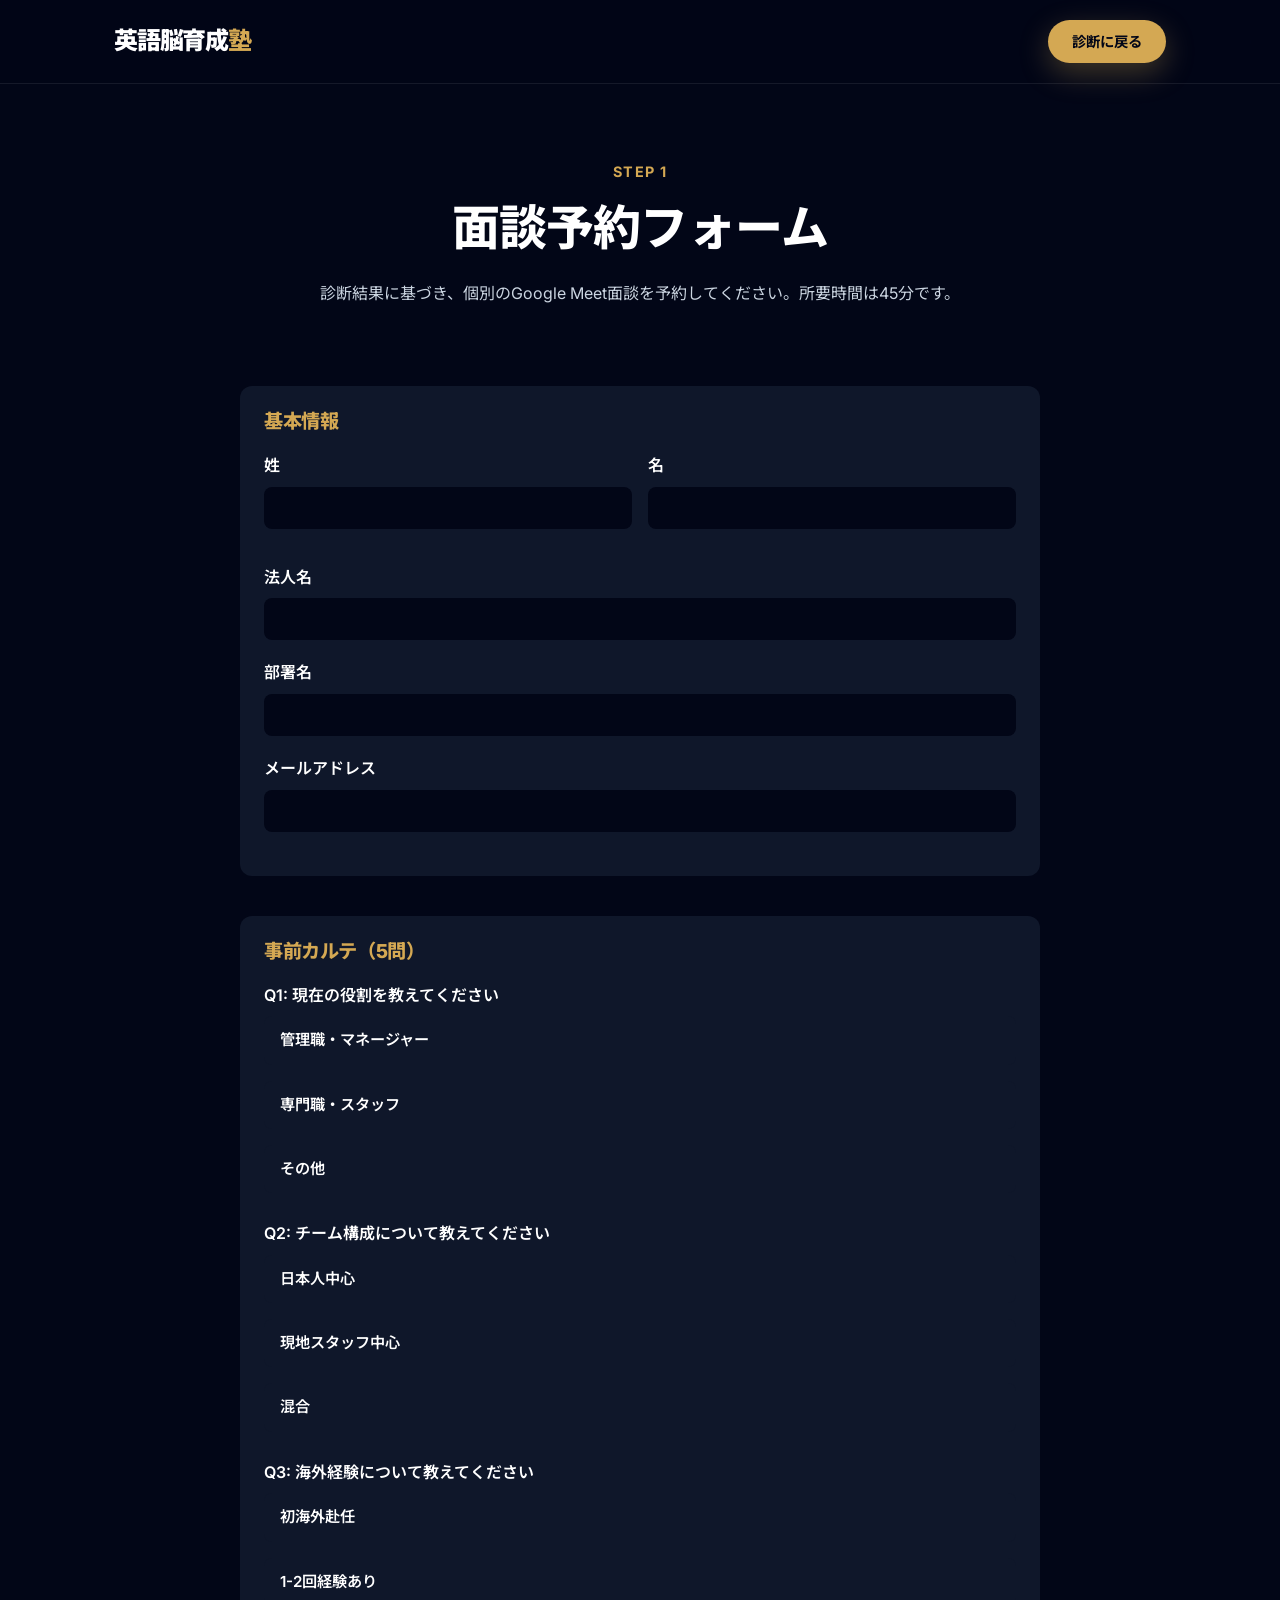
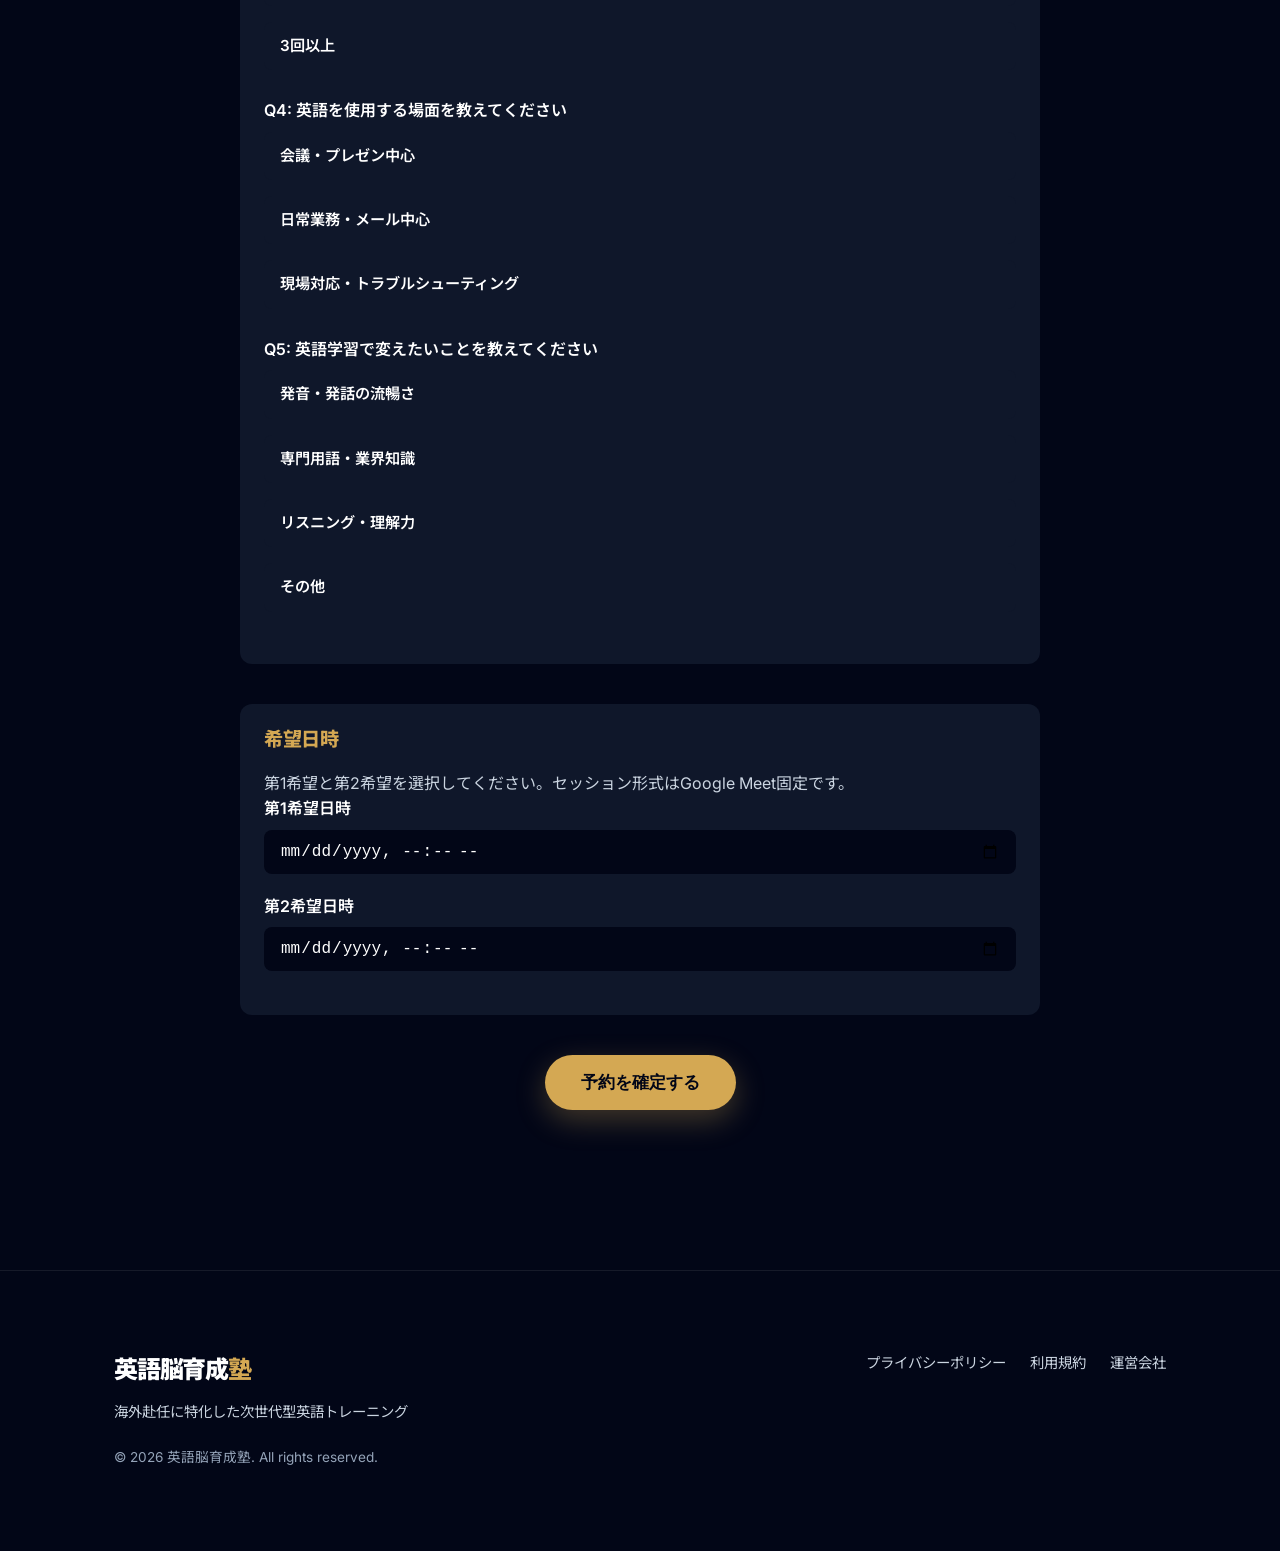
<file: step2.html>
<!DOCTYPE html>
<html lang="ja">
<head>
  <meta charset="UTF-8">
  <meta name="viewport" content="width=device-width, initial-scale=1.0">
  <title>面談前アンケート | 英語脳育成塾</title>
  <meta name="description" content="Google Meet面談前のアンケート。4つの質問に1つずつお答えください。">
  <link rel="stylesheet" href="css/style.css">
  <link rel="icon" href="favicon.ico">

  <!-- reCAPTCHA Enterprise -->
  <script src="https://www.google.com/recaptcha/enterprise.js?render=6Leu6cAsAAAAAHXDwif8T25Hd37y4_gokyMW6dgt"></script>
</head>
<body>

  <!-- Navigation -->
  <header>
    <div class="container nav-content">
      <a href="index.html" class="logo">英語脳育成<span>塾</span></a>
      <nav>
        <a href="booking.html" class="btn btn-primary" style="padding: 10px 24px; font-size: 0.9rem;">予約に戻る</a>
      </nav>
    </div>
  </header>

  <!-- Step2 Form Section -->
  <section class="section">
    <div class="container">
      <div class="section-header animate-in">
        <span class="section-label">Step 2</span>
        <h2 class="section-title-large">面談前アンケート</h2>
        <p>Google Meet面談（45分）前に、4つの質問にお答えください。1問ずつ進めます。</p>
      </div>

      <!-- Progress Bar -->
      <div class="progress-container animate-in">
        <div class="progress-bar">
          <div class="progress-fill" id="progress-fill" style="width: 25%;"></div>
        </div>
        <div class="progress-text">1 / 4</div>
      </div>

      <form id="step2-form" class="step2-form animate-in">
        <!-- Question 1 -->
        <div class="question-step" id="step-1">
          <h3>Q6: 現在の英語力を自己評価してください</h3>
          <div class="radio-group">
            <label class="karte-radio-label">
              <input type="radio" name="q6" value="初級（基本的な挨拶・日常会話）" required>
              <span>初級（基本的な挨拶・日常会話）</span>
            </label>
            <label class="karte-radio-label">
              <input type="radio" name="q6" value="中級（ビジネス会話が可能）">
              <span>中級（ビジネス会話が可能）</span>
            </label>
            <label class="karte-radio-label">
              <input type="radio" name="q6" value="上級（ネイティブ並み）">
              <span>上級（ネイティブ並み）</span>
            </label>
          </div>
          <div class="step-actions">
            <button type="button" class="btn btn-secondary" id="prev-btn-1" style="display: none;">戻る</button>
            <button type="button" class="btn btn-primary" id="next-btn-1">次へ</button>
          </div>
        </div>

        <!-- Question 2 -->
        <div class="question-step" id="step-2" style="display: none;">
          <h3>Q7: 海外赴任予定時期を教えてください</h3>
          <div class="radio-group">
            <label class="karte-radio-label">
              <input type="radio" name="q7" value="1ヶ月以内" required>
              <span>1ヶ月以内</span>
            </label>
            <label class="karte-radio-label">
              <input type="radio" name="q7" value="1-3ヶ月以内">
              <span>1-3ヶ月以内</span>
            </label>
            <label class="karte-radio-label">
              <input type="radio" name="q7" value="3-6ヶ月以内">
              <span>3-6ヶ月以内</span>
            </label>
            <label class="karte-radio-label">
              <input type="radio" name="q7" value="6ヶ月以上">
              <span>6ヶ月以上</span>
            </label>
          </div>
          <div class="step-actions">
            <button type="button" class="btn btn-secondary" id="prev-btn-2">戻る</button>
            <button type="button" class="btn btn-primary" id="next-btn-2">次へ</button>
          </div>
        </div>

        <!-- Question 3 -->
        <div class="question-step" id="step-3" style="display: none;">
          <h3>Q8: 1日あたりの英語学習時間を教えてください</h3>
          <div class="radio-group">
            <label class="karte-radio-label">
              <input type="radio" name="q8" value="30分未満" required>
              <span>30分未満</span>
            </label>
            <label class="karte-radio-label">
              <input type="radio" name="q8" value="30分-1時間">
              <span>30分-1時間</span>
            </label>
            <label class="karte-radio-label">
              <input type="radio" name="q8" value="1-2時間">
              <span>1-2時間</span>
            </label>
            <label class="karte-radio-label">
              <input type="radio" name="q8" value="2時間以上">
              <span>2時間以上</span>
            </label>
          </div>
          <div class="step-actions">
            <button type="button" class="btn btn-secondary" id="prev-btn-3">戻る</button>
            <button type="button" class="btn btn-primary" id="next-btn-3">次へ</button>
          </div>
        </div>

        <!-- Question 4 -->
        <div class="question-step" id="step-4" style="display: none;">
          <h3>Q9: 海外赴任で不安に感じていることを自由に書いてください</h3>
          <textarea name="q9" rows="5" placeholder="例: 会議での発言、家族の生活適応など" required></textarea>
          <div class="step-actions">
            <button type="button" class="btn btn-secondary" id="prev-btn-4">戻る</button>
            <button type="submit" class="btn btn-primary" id="submit-btn">送信する</button>
          </div>
        </div>
      </form>
    </div>
  </section>

  <!-- Footer -->
  <footer>
    <div class="container">
      <div class="footer-content">
        <div>
          <div class="logo">英語脳育成<span>塾</span></div>
          <p style="font-size: 0.9rem; margin-top: 10px;">海外赴任に特化した次世代型英語トレーニング</p>
        </div>
        <div style="text-align: right;">
          <ul style="display: flex; gap: 24px; font-size: 0.9rem; color: var(--text-secondary);">
            <li><a href="#">プライバシーポリシー</a></li>
            <li><a href="#">利用規約</a></li>
            <li><a href="#">運営会社</a></li>
          </ul>
        </div>
      </div>
      <div class="footer-meta">
        &copy; 2026 英語脳育成塾. All rights reserved.
      </div>
    </div>
  </footer>

  <!--
[UPDATE: 2026-04-27]
- 内容: GASエンドポイントURLを更新。
- 理由: フェーズAの修復の一環として、要件定義書v4.1.2に記載されている最新のエンドポイントURLに統一するため。
- 備考: index.htmlおよびbooking.htmlも同様に更新済み。
-->
  <script>
    window.STEP2_CONFIG = {
      gasEndpoint: 'https://script.google.com/macros/s/AKfycbxGBl43nybnsGS4OO8aA-7qLeBRKh90FrO88A2h29OOxCKn_59gRKfnScWGzQOjiGK9/exec',
      formType: 'step2_detail',
      siteKey: '6Leu6cAsAAAAAHXDwif8T25Hd37y4_gokyMW6dgt',
      recaptchaAction: 'submit_step2'
    };
  </script>

  <script src="js/step2.js"></script>
</body>
</html>
</file>
<file: css/style.css>
/* ============================================================
   英語脳育成塾 LP - 2026 Premium SaaS Design System
   ============================================================ */

@import url('https://fonts.googleapis.com/css2?family=Inter:wght@400;500;600;700;800&family=Noto+Sans+JP:wght@300;400;500;700;900&display=swap');

:root {
  /* Brand Palette */
  --slate-950: #020617;
  --slate-900: #0f172a;
  --slate-800: #1e293b;
  --slate-700: #334155;
  --slate-600: #475569;
  --slate-500: #64748b;
  --slate-400: #94a3b8;
  --slate-300: #cbd5e1;
  --slate-200: #e2e8f0;
  --slate-100: #f1f5f9;
  --slate-50: #f8fafc;

  --accent-gold: #d4a853;
  --accent-gold-light: #e8c97d;
  --accent-blue: #3b82f6;
  --accent-blue-hover: #2563eb;

  /* Semantic Colors */
  --bg-primary: var(--slate-950);
  --bg-secondary: var(--slate-900);
  --text-primary: #ffffff;
  --text-secondary: var(--slate-300);
  --text-muted: var(--slate-400);
  --border-subtle: rgba(255, 255, 255, 0.1);
  --glass-bg: rgba(255, 255, 255, 0.03);
  --glass-border: rgba(255, 255, 255, 0.08);

  /* Fonts */
  --font-sans: 'Inter', 'Noto Sans JP', sans-serif;

  /* Spacing & Radius */
  --section-padding: 160px;
  --container-max: 1100px;
  --radius-xl: 32px;
  --radius-lg: 16px;
  --radius-md: 8px;
}

/* Base Reset */
* {
  margin: 0;
  padding: 0;
  box-sizing: border-box;
}

html {
  scroll-behavior: smooth;
  font-size: 16px;
}

body {
  background-color: var(--bg-primary);
  color: var(--text-primary);
  font-family: var(--font-sans);
  line-height: 1.6;
  -webkit-font-smoothing: antialiased;
  overflow-x: hidden;
}

h1, h2, h3, h4 {
  line-height: 1.2;
  font-weight: 800;
  letter-spacing: -0.02em;
}

p {
  color: var(--text-secondary);
}

a {
  text-decoration: none;
  color: inherit;
  transition: all 0.3s ease;
}

ul {
  list-style: none;
}

/* Layout */
.container {
  max-width: var(--container-max);
  margin: 0 auto;
  padding: 0 24px;
}

.section {
  padding: var(--section-padding) 0;
}

/* Typography Helpers */
.text-gradient {
  background: linear-gradient(135deg, var(--accent-gold) 0%, var(--accent-gold-light) 100%);
  -webkit-background-clip: text;
  -webkit-text-fill-color: transparent;
}

.text-blue-gradient {
  background: linear-gradient(135deg, var(--accent-blue) 0%, #60a5fa 100%);
  -webkit-background-clip: text;
  -webkit-text-fill-color: transparent;
}

/* Button Component */
.btn {
  display: inline-flex;
  align-items: center;
  justify-content: center;
  padding: 16px 36px;
  border-radius: 50px;
  font-weight: 700;
  font-size: 1.05rem;
  cursor: pointer;
  border: none;
  transition: all 0.4s cubic-bezier(0.16, 1, 0.3, 1);
}

.btn-primary {
  background: var(--accent-gold);
  color: var(--slate-950);
  box-shadow: 0 10px 30px rgba(212, 168, 83, 0.3);
}

.btn-primary:hover {
  background: var(--accent-gold-light);
  transform: translateY(-2px);
  box-shadow: 0 15px 40px rgba(212, 168, 83, 0.4);
}

.btn-outline {
  background: transparent;
  border: 1px solid var(--glass-border);
  color: var(--text-primary);
}

.btn-outline:hover {
  background: var(--glass-bg);
  border-color: var(--slate-400);
}

/* Header/Nav */
header {
  position: fixed;
  top: 0;
  left: 0;
  right: 0;
  z-index: 1000;
  padding: 20px 0;
  backdrop-filter: blur(20px);
  background: rgba(2, 6, 23, 0.7);
  border-bottom: 1px solid var(--glass-border);
}

.nav-content {
  display: flex;
  justify-content: space-between;
  align-items: center;
}

.logo {
  font-weight: 900;
  font-size: 1.5rem;
  letter-spacing: -0.05em;
}

.logo span {
  color: var(--accent-gold);
}

/* Hero Section */
.hero {
  min-height: 100vh;
  display: flex;
  align-items: center;
  position: relative;
  overflow: hidden;
  padding-top: 100px;
}

.hero-bg {
  position: absolute;
  top: 0;
  right: 0;
  width: 50%;
  height: 100%;
  z-index: -1;
  mask-image: linear-gradient(to left, black 60%, transparent);
}

.hero-bg img {
  width: 100%;
  height: 100%;
  object-fit: cover;
  opacity: 0.4;
}

.hero-content {
  max-width: 650px;
}

.hero-badge {
  display: inline-block;
  background: var(--glass-bg);
  border: 1px solid var(--glass-border);
  padding: 8px 16px;
  border-radius: 50px;
  font-size: 0.85rem;
  font-weight: 600;
  margin-bottom: 32px;
  color: var(--accent-gold-light);
}

.hero-title {
  font-size: 4rem;
  margin-bottom: 24px;
}

.hero-description {
  font-size: 1.25rem;
  margin-bottom: 48px;
  line-height: 1.8;
}

.hero-cta {
  display: flex;
  gap: 16px;
  align-items: center;
}

/* Trust Section */
.trust {
  padding: 40px 0;
  border-bottom: 1px solid var(--glass-border);
}

.trust-inner {
  display: flex;
  justify-content: space-between;
  align-items: center;
  gap: 40px;
}

.trust-title {
  font-size: 0.9rem;
  color: var(--text-muted);
  text-transform: uppercase;
  letter-spacing: 0.1em;
  white-space: nowrap;
}

.trust-badges {
  display: flex;
  gap: 32px;
  opacity: 0.6;
}

/* Section Common Styles */
.section-header {
  text-align: center;
  margin-bottom: 80px;
}

.section-label {
  display: block;
  font-size: 0.9rem;
  font-weight: 700;
  color: var(--accent-gold);
  margin-bottom: 16px;
  text-transform: uppercase;
  letter-spacing: 0.1em;
}

.section-title-large {
  font-size: 3rem;
  margin-bottom: 24px;
}

/* Problem Section */
.problem-grid {
  display: grid;
  grid-template-columns: repeat(2, 1fr);
  gap: 32px;
}

.card {
  background: var(--glass-bg);
  border: 1px solid var(--glass-border);
  padding: 48px;
  border-radius: var(--radius-xl);
  transition: all 0.3s ease;
}

.card:hover {
  background: rgba(255, 255, 255, 0.05);
  border-color: var(--slate-600);
}

/* Feature Image & Layout */
.feature-block {
  display: grid;
  grid-template-columns: repeat(2, 1fr);
  gap: 80px;
  align-items: center;
}

.feature-image img {
  width: 100%;
  border-radius: var(--radius-xl);
  box-shadow: 0 30px 60px rgba(0,0,0,0.5);
  border: 1px solid var(--glass-border);
}

/* Diagnosis UI */
.diagnosis-teaser {
  background: linear-gradient(135deg, var(--bg-secondary) 0%, var(--bg-primary) 100%);
  border-radius: var(--radius-xl);
  padding: 80px;
  text-align: center;
  border: 1px solid var(--accent-gold);
  position: relative;
  overflow: hidden;
}

.diagnosis-teaser::before {
  content: '';
  position: absolute;
  top: -100px;
  right: -100px;
  width: 300px;
  height: 300px;
  background: radial-gradient(circle, var(--accent-gold) 0%, transparent 70%);
  opacity: 0.1;
}

/* FAQ */
.faq-list {
  max-width: 800px;
  margin: 0 auto;
}

.faq-item {
  border-bottom: 1px solid var(--glass-border);
  padding: 32px 0;
}

.faq-question {
  font-size: 1.2rem;
  font-weight: 700;
  margin-bottom: 16px;
}

/* Footer */
footer {
  padding: 80px 0;
  background: var(--slate-950);
  border-top: 1px solid var(--glass-border);
}

.footer-content {
  display: flex;
  justify-content: space-between;
  align-items: flex-start;
}

.footer-meta {
  font-size: 0.85rem;
  color: var(--text-muted);
  margin-top: 24px;
}

/* Responsive */
@media (max-width: 768px) {
  .hero-title { font-size: 2.5rem; }
  .feature-block, .problem-grid { grid-template-columns: 1fr; }
  .hero-bg { width: 100%; mask-image: linear-gradient(to bottom, black 60%, transparent); opacity: 0.6; }
  .section { padding: 80px 0; }
}

/* Animations */
@keyframes fadeInUp {
  from { opacity: 0; transform: translateY(20px); }
  to { opacity: 1; transform: translateY(0); }
}

.animate-in {
  animation: fadeInUp 0.8s cubic-bezier(0.16, 1, 0.3, 1) both;
}

/* ========================================
   Karte Radio Label Styles
   ======================================== */
.karte-radio-label {
  display: block;
  position: relative;
  padding: 12px 16px;
  margin-bottom: 8px;
  border: 2px solid var(--border-color);
  border-radius: 8px;
  background: var(--bg-secondary);
  cursor: pointer;
  transition: all 0.3s ease;
}

.karte-radio-label:hover {
  border-color: var(--accent-gold);
  background: rgba(212, 175, 55, 0.05);
}

.karte-radio-label input[type="radio"] {
  position: absolute;
  opacity: 0;
  cursor: pointer;
}

.karte-radio-label input[type="radio"]:checked + span {
  color: var(--accent-gold);
  font-weight: 600;
}

.karte-radio-label input[type="radio"]:checked ~ * {
  border-color: var(--accent-gold);
}

.karte-radio-label span {
  display: block;
  font-size: 0.95rem;
  color: var(--text-primary);
  transition: color 0.3s ease;
}

/* ========================================
   Booking Form Styles
   ======================================== */
.booking-form {
  max-width: 800px;
  margin: 0 auto;
}

.form-section {
  margin-bottom: 40px;
  padding: 24px;
  background: var(--bg-secondary);
  border-radius: 12px;
  border: 1px solid var(--border-color);
}

.form-section h3 {
  color: var(--accent-gold);
  margin-bottom: 20px;
  font-size: 1.2rem;
}

.form-row {
  display: flex;
  gap: 16px;
  margin-bottom: 16px;
}

.form-row .form-group {
  flex: 1;
}

.form-group {
  margin-bottom: 20px;
}

.form-group label {
  display: block;
  margin-bottom: 8px;
  font-weight: 600;
  color: var(--text-primary);
}

.form-group input,
.form-group select,
.form-group textarea {
  width: 100%;
  padding: 12px 16px;
  border: 2px solid var(--border-color);
  border-radius: 8px;
  background: var(--bg-primary);
  color: var(--text-primary);
  font-size: 1rem;
  transition: border-color 0.3s ease;
}

.form-group input:focus,
.form-group select:focus,
.form-group textarea:focus {
  outline: none;
  border-color: var(--accent-gold);
}

.radio-group {
  display: flex;
  flex-direction: column;
  gap: 8px;
}

.form-actions {
  text-align: center;
  margin-top: 32px;
}

/* ========================================
   Step2 Form Styles
   ======================================== */
.step2-form {
  max-width: 800px;
  margin: 0 auto;
}

.question-step {
  padding: 24px;
  background: var(--bg-secondary);
  border-radius: 12px;
  border: 1px solid var(--border-color);
}

.question-step h3 {
  color: var(--accent-gold);
  margin-bottom: 20px;
  font-size: 1.2rem;
}

.step-actions {
  display: flex;
  justify-content: space-between;
  margin-top: 32px;
}

.step-actions button {
  padding: 12px 24px;
}

/* ========================================
   Progress Bar Styles
   ======================================== */
.progress-container {
  max-width: 800px;
  margin: 0 auto 40px;
  text-align: center;
}

.progress-bar {
  width: 100%;
  height: 8px;
  background: var(--border-color);
  border-radius: 4px;
  overflow: hidden;
  margin-bottom: 12px;
}

.progress-fill {
  height: 100%;
  background: var(--accent-gold);
  border-radius: 4px;
  transition: width 0.3s ease;
}

.progress-text {
  font-size: 0.9rem;
  color: var(--text-secondary);
}

/* ========================================
   Success Message Styles
   ======================================== */
.success-message {
  text-align: center;
  padding: 40px 24px;
  background: var(--bg-secondary);
  border-radius: 12px;
  border: 1px solid var(--border-color);
}

.success-message h3 {
  color: var(--accent-gold);
  margin-bottom: 16px;
}

.success-message p {
  margin-bottom: 24px;
  color: var(--text-secondary);
}

/* ========================================
   Calendar Embed Styles
   ======================================== */
#calendar-embed {
  max-width: 800px;
  margin: 40px auto;
  padding: 24px;
  background: var(--bg-secondary);
  border-radius: 12px;
  border: 1px solid var(--border-color);
}

#calendar-embed iframe {
  width: 100%;
  border: none;
  border-radius: 8px;
}
</file>
